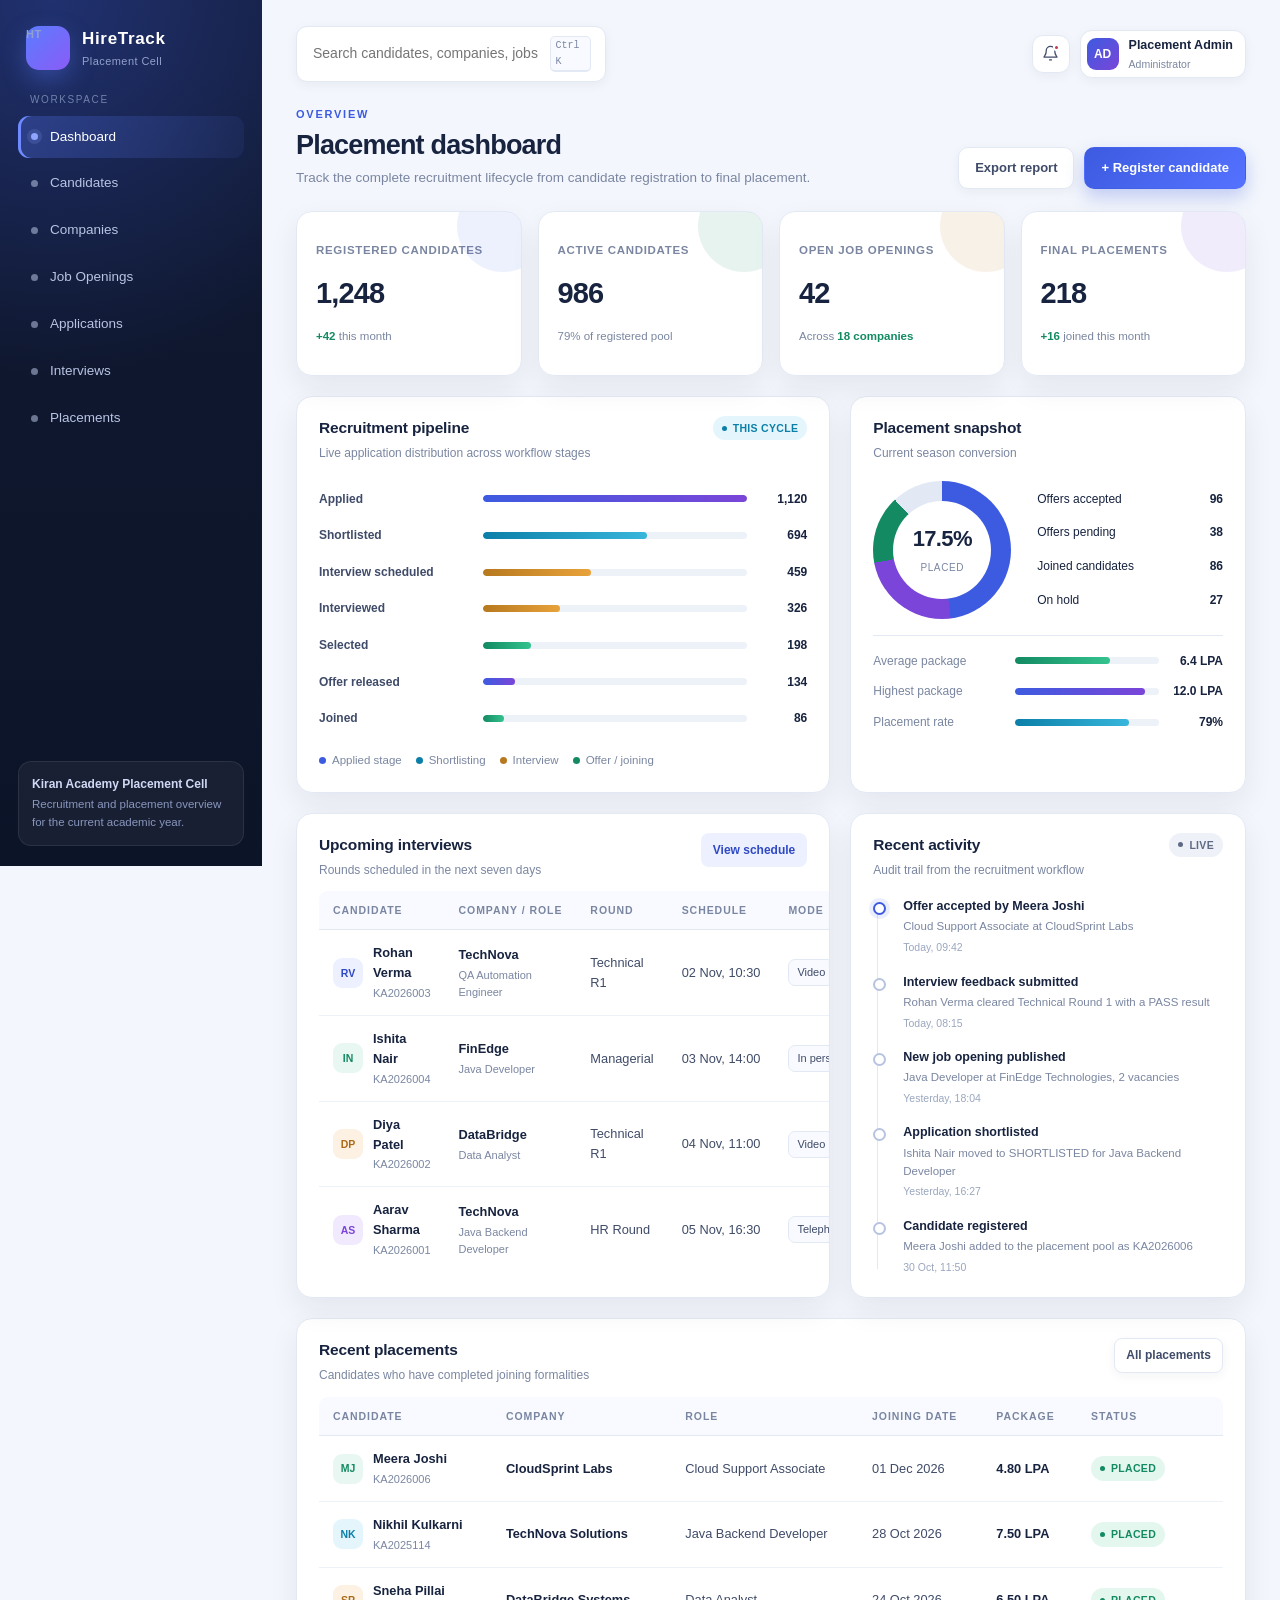
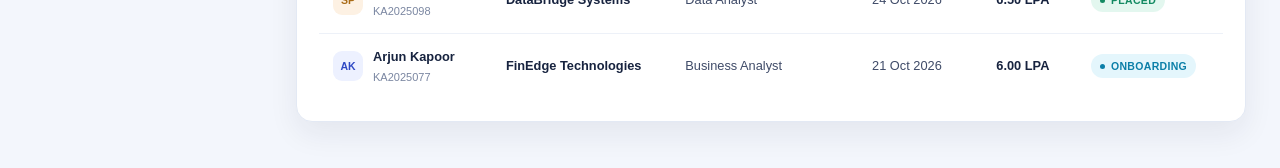
<file: Task-04-Recruitment-Placement-System/web/index.html>
<!DOCTYPE html>
<html lang="en">
<head>
    <meta charset="UTF-8">
    <meta name="viewport" content="width=device-width, initial-scale=1.0">
    <title>HireTrack | Placement Dashboard</title>
    <link rel="stylesheet" href="css/styles.css">
</head>
<body>
<div class="layout">
    <aside class="sidebar">
        <div class="brand">
            <span class="brand-mark">HT</span>
            <div>
                <strong>HireTrack</strong>
                <span>Placement Cell</span>
            </div>
        </div>
        <nav>
            <p class="nav-label">Workspace</p>
            <div class="nav">
                <a class="active" href="index.html"><span class="nav-dot"></span>Dashboard</a>
                <a href="candidates.html"><span class="nav-dot"></span>Candidates</a>
                <a href="companies.html"><span class="nav-dot"></span>Companies</a>
                <a href="jobs.html"><span class="nav-dot"></span>Job Openings</a>
                <a href="applications.html"><span class="nav-dot"></span>Applications</a>
                <a href="interviews.html"><span class="nav-dot"></span>Interviews</a>
                <a href="placements.html"><span class="nav-dot"></span>Placements</a>
            </div>
        </nav>
        <div class="sidebar-footer">
            <strong>Kiran Academy Placement Cell</strong>
            Recruitment and placement overview for the current academic year.
        </div>
    </aside>

    <main class="main">
        <header class="topbar">
            <div class="search">
                <input type="text" placeholder="Search candidates, companies, jobs..." aria-label="Search">
                <kbd>Ctrl K</kbd>
            </div>
            <div class="top-actions">
                <button class="icon-button" type="button" aria-label="Notifications">
                    <svg width="17" height="17" viewBox="0 0 24 24" fill="none" stroke="currentColor" stroke-width="1.8">
                        <path d="M18 8a6 6 0 1 0-12 0c0 7-3 7-3 9h18c0-2-3-2-3-9"></path>
                        <path d="M10 21h4"></path>
                    </svg>
                    <span class="notification-dot"></span>
                </button>
                <div class="user-chip">
                    <span class="avatar">AD</span>
                    <div>
                        <strong>Placement Admin</strong>
                        <small>Administrator</small>
                    </div>
                </div>
            </div>
        </header>

        <section class="page-head">
            <div>
                <p class="eyebrow">Overview</p>
                <h1>Placement dashboard</h1>
                <p class="subtitle">Track the complete recruitment lifecycle from candidate registration to final placement.</p>
            </div>
            <div class="actions">
                <button class="btn btn-ghost" type="button">Export report</button>
                <button class="btn btn-primary" type="button">+ Register candidate</button>
            </div>
        </section>

        <section class="stat-grid">
            <article class="stat-card" style="--glow: rgba(61, 91, 224, 0.09);">
                <p class="stat-label">Registered candidates</p>
                <p class="stat-value">1,248</p>
                <p class="stat-meta"><strong>+42</strong> this month</p>
            </article>
            <article class="stat-card" style="--glow: rgba(19, 138, 98, 0.1);">
                <p class="stat-label">Active candidates</p>
                <p class="stat-value">986</p>
                <p class="stat-meta">79% of registered pool</p>
            </article>
            <article class="stat-card" style="--glow: rgba(183, 121, 31, 0.1);">
                <p class="stat-label">Open job openings</p>
                <p class="stat-value">42</p>
                <p class="stat-meta">Across <strong>18 companies</strong></p>
            </article>
            <article class="stat-card" style="--glow: rgba(122, 69, 216, 0.1);">
                <p class="stat-label">Final placements</p>
                <p class="stat-value">218</p>
                <p class="stat-meta"><strong>+16</strong> joined this month</p>
            </article>
        </section>

        <section class="grid-2">
            <article class="card">
                <div class="card-head">
                    <div>
                        <h2>Recruitment pipeline</h2>
                        <p>Live application distribution across workflow stages</p>
                    </div>
                    <span class="badge badge-info">This cycle</span>
                </div>
                <div class="card-body">
                    <div class="pipeline-row">
                        <span>Applied</span>
                        <div class="progress"><span style="width: 100%"></span></div>
                        <span class="value">1,120</span>
                    </div>
                    <div class="pipeline-row">
                        <span>Shortlisted</span>
                        <div class="progress blue"><span style="width: 62%"></span></div>
                        <span class="value">694</span>
                    </div>
                    <div class="pipeline-row">
                        <span>Interview scheduled</span>
                        <div class="progress orange"><span style="width: 41%"></span></div>
                        <span class="value">459</span>
                    </div>
                    <div class="pipeline-row">
                        <span>Interviewed</span>
                        <div class="progress orange"><span style="width: 29%"></span></div>
                        <span class="value">326</span>
                    </div>
                    <div class="pipeline-row">
                        <span>Selected</span>
                        <div class="progress green"><span style="width: 18%"></span></div>
                        <span class="value">198</span>
                    </div>
                    <div class="pipeline-row">
                        <span>Offer released</span>
                        <div class="progress"><span style="width: 12%"></span></div>
                        <span class="value">134</span>
                    </div>
                    <div class="pipeline-row">
                        <span>Joined</span>
                        <div class="progress green"><span style="width: 8%"></span></div>
                        <span class="value">86</span>
                    </div>
                    <div class="legend">
                        <span><i class="dot"></i>Applied stage</span>
                        <span><i class="dot blue"></i>Shortlisting</span>
                        <span><i class="dot orange"></i>Interview</span>
                        <span><i class="dot green"></i>Offer / joining</span>
                    </div>
                </div>
            </article>

            <article class="card">
                <div class="card-head">
                    <div>
                        <h2>Placement snapshot</h2>
                        <p>Current season conversion</p>
                    </div>
                </div>
                <div class="card-body">
                    <div style="display:flex;align-items:center;gap:26px;">
                        <div style="width:138px;height:138px;border-radius:50%;background:conic-gradient(#3d5be0 0 48%, #7a45d8 48% 72%, #138a62 72% 88%, #e3e9f4 88% 100%);display:grid;place-items:center;flex:0 0 auto;">
                            <div style="width:98px;height:98px;border-radius:50%;background:#fff;display:grid;place-items:center;text-align:center;">
                                <div>
                                    <strong style="display:block;font-size:22px;letter-spacing:-0.03em;">17.5%</strong>
                                    <span style="font-size:10px;color:#7a86a1;text-transform:uppercase;letter-spacing:0.06em;">Placed</span>
                                </div>
                            </div>
                        </div>
                        <div class="metric-list" style="flex:1;">
                            <div class="metric-row" style="grid-template-columns: 1fr auto;">
                                <span><i class="dot"></i> Offers accepted</span>
                                <span>96</span>
                            </div>
                            <div class="metric-row" style="grid-template-columns: 1fr auto;">
                                <span><i class="dot violet"></i> Offers pending</span>
                                <span>38</span>
                            </div>
                            <div class="metric-row" style="grid-template-columns: 1fr auto;">
                                <span><i class="dot green"></i> Joined candidates</span>
                                <span>86</span>
                            </div>
                            <div class="metric-row" style="grid-template-columns: 1fr auto;">
                                <span><i class="dot orange"></i> On hold</span>
                                <span>27</span>
                            </div>
                        </div>
                    </div>
                    <div class="divider"></div>
                    <div class="metric-row" style="grid-template-columns: 130px 1fr 52px;">
                        <span class="muted">Average package</span>
                        <div class="progress green"><span style="width: 66%"></span></div>
                        <span>6.4 LPA</span>
                    </div>
                    <div class="metric-row" style="grid-template-columns: 130px 1fr 52px;margin-top:12px;">
                        <span class="muted">Highest package</span>
                        <div class="progress"><span style="width: 90%"></span></div>
                        <span>12.0 LPA</span>
                    </div>
                    <div class="metric-row" style="grid-template-columns: 130px 1fr 52px;margin-top:12px;">
                        <span class="muted">Placement rate</span>
                        <div class="progress blue"><span style="width: 79%"></span></div>
                        <span>79%</span>
                    </div>
                </div>
            </article>
        </section>

        <section class="grid-2">
            <article class="card">
                <div class="card-head">
                    <div>
                        <h2>Upcoming interviews</h2>
                        <p>Rounds scheduled in the next seven days</p>
                    </div>
                    <a class="btn btn-soft btn-sm" href="interviews.html">View schedule</a>
                </div>
                <div class="table-wrap" style="padding: 12px 22px 20px;">
                    <table>
                        <thead>
                        <tr>
                            <th>Candidate</th>
                            <th>Company / Role</th>
                            <th>Round</th>
                            <th>Schedule</th>
                            <th>Mode</th>
                            <th>Status</th>
                        </tr>
                        </thead>
                        <tbody>
                        <tr>
                            <td>
                                <div class="person">
                                    <span class="person-avatar">RV</span>
                                    <div><span class="cell-strong">Rohan Verma</span><span class="cell-sub">KA2026003</span></div>
                                </div>
                            </td>
                            <td><span class="cell-strong">TechNova</span><span class="cell-sub">QA Automation Engineer</span></td>
                            <td>Technical R1</td>
                            <td class="nowrap">02 Nov, 10:30</td>
                            <td><span class="chip">Video</span></td>
                            <td><span class="badge badge-info">Scheduled</span></td>
                        </tr>
                        <tr>
                            <td>
                                <div class="person">
                                    <span class="person-avatar alt-1">IN</span>
                                    <div><span class="cell-strong">Ishita Nair</span><span class="cell-sub">KA2026004</span></div>
                                </div>
                            </td>
                            <td><span class="cell-strong">FinEdge</span><span class="cell-sub">Java Developer</span></td>
                            <td>Managerial</td>
                            <td class="nowrap">03 Nov, 14:00</td>
                            <td><span class="chip">In person</span></td>
                            <td><span class="badge badge-warning">Awaiting</span></td>
                        </tr>
                        <tr>
                            <td>
                                <div class="person">
                                    <span class="person-avatar alt-2">DP</span>
                                    <div><span class="cell-strong">Diya Patel</span><span class="cell-sub">KA2026002</span></div>
                                </div>
                            </td>
                            <td><span class="cell-strong">DataBridge</span><span class="cell-sub">Data Analyst</span></td>
                            <td>Technical R1</td>
                            <td class="nowrap">04 Nov, 11:00</td>
                            <td><span class="chip">Video</span></td>
                            <td><span class="badge badge-info">Scheduled</span></td>
                        </tr>
                        <tr>
                            <td>
                                <div class="person">
                                    <span class="person-avatar alt-3">AS</span>
                                    <div><span class="cell-strong">Aarav Sharma</span><span class="cell-sub">KA2026001</span></div>
                                </div>
                            </td>
                            <td><span class="cell-strong">TechNova</span><span class="cell-sub">Java Backend Developer</span></td>
                            <td>HR Round</td>
                            <td class="nowrap">05 Nov, 16:30</td>
                            <td><span class="chip">Telephonic</span></td>
                            <td><span class="badge badge-violet">Confirmed</span></td>
                        </tr>
                        </tbody>
                    </table>
                </div>
            </article>

            <article class="card">
                <div class="card-head">
                    <div>
                        <h2>Recent activity</h2>
                        <p>Audit trail from the recruitment workflow</p>
                    </div>
                    <span class="badge badge-neutral">Live</span>
                </div>
                <div class="card-body">
                    <ul class="timeline">
                        <li class="highlight">
                            <strong>Offer accepted by Meera Joshi</strong>
                            <p>Cloud Support Associate at CloudSprint Labs</p>
                            <time>Today, 09:42</time>
                        </li>
                        <li>
                            <strong>Interview feedback submitted</strong>
                            <p>Rohan Verma cleared Technical Round 1 with a PASS result</p>
                            <time>Today, 08:15</time>
                        </li>
                        <li>
                            <strong>New job opening published</strong>
                            <p>Java Developer at FinEdge Technologies, 2 vacancies</p>
                            <time>Yesterday, 18:04</time>
                        </li>
                        <li>
                            <strong>Application shortlisted</strong>
                            <p>Ishita Nair moved to SHORTLISTED for Java Backend Developer</p>
                            <time>Yesterday, 16:27</time>
                        </li>
                        <li>
                            <strong>Candidate registered</strong>
                            <p>Meera Joshi added to the placement pool as KA2026006</p>
                            <time>30 Oct, 11:50</time>
                        </li>
                    </ul>
                </div>
            </article>
        </section>

        <section class="card" style="margin-top:20px;">
            <div class="card-head">
                <div>
                    <h2>Recent placements</h2>
                    <p>Candidates who have completed joining formalities</p>
                </div>
                <a class="btn btn-ghost btn-sm" href="placements.html">All placements</a>
            </div>
            <div class="table-wrap" style="padding: 12px 22px 22px;">
                <table>
                    <thead>
                    <tr>
                        <th>Candidate</th>
                        <th>Company</th>
                        <th>Role</th>
                        <th>Joining date</th>
                        <th>Package</th>
                        <th>Status</th>
                    </tr>
                    </thead>
                    <tbody>
                    <tr>
                        <td><div class="person"><span class="person-avatar alt-1">MJ</span><div><span class="cell-strong">Meera Joshi</span><span class="cell-sub">KA2026006</span></div></div></td>
                        <td class="cell-strong">CloudSprint Labs</td>
                        <td>Cloud Support Associate</td>
                        <td>01 Dec 2026</td>
                        <td class="cell-strong">4.80 LPA</td>
                        <td><span class="badge badge-success">Placed</span></td>
                    </tr>
                    <tr>
                        <td><div class="person"><span class="person-avatar alt-4">NK</span><div><span class="cell-strong">Nikhil Kulkarni</span><span class="cell-sub">KA2025114</span></div></div></td>
                        <td class="cell-strong">TechNova Solutions</td>
                        <td>Java Backend Developer</td>
                        <td>28 Oct 2026</td>
                        <td class="cell-strong">7.50 LPA</td>
                        <td><span class="badge badge-success">Placed</span></td>
                    </tr>
                    <tr>
                        <td><div class="person"><span class="person-avatar alt-2">SP</span><div><span class="cell-strong">Sneha Pillai</span><span class="cell-sub">KA2025098</span></div></div></td>
                        <td class="cell-strong">DataBridge Systems</td>
                        <td>Data Analyst</td>
                        <td>24 Oct 2026</td>
                        <td class="cell-strong">6.50 LPA</td>
                        <td><span class="badge badge-success">Placed</span></td>
                    </tr>
                    <tr>
                        <td><div class="person"><span class="person-avatar">AK</span><div><span class="cell-strong">Arjun Kapoor</span><span class="cell-sub">KA2025077</span></div></div></td>
                        <td class="cell-strong">FinEdge Technologies</td>
                        <td>Business Analyst</td>
                        <td>21 Oct 2026</td>
                        <td class="cell-strong">6.00 LPA</td>
                        <td><span class="badge badge-info">Onboarding</span></td>
                    </tr>
                    </tbody>
                </table>
            </div>
        </section>
    </main>
</div>
</body>
</html>
</file>
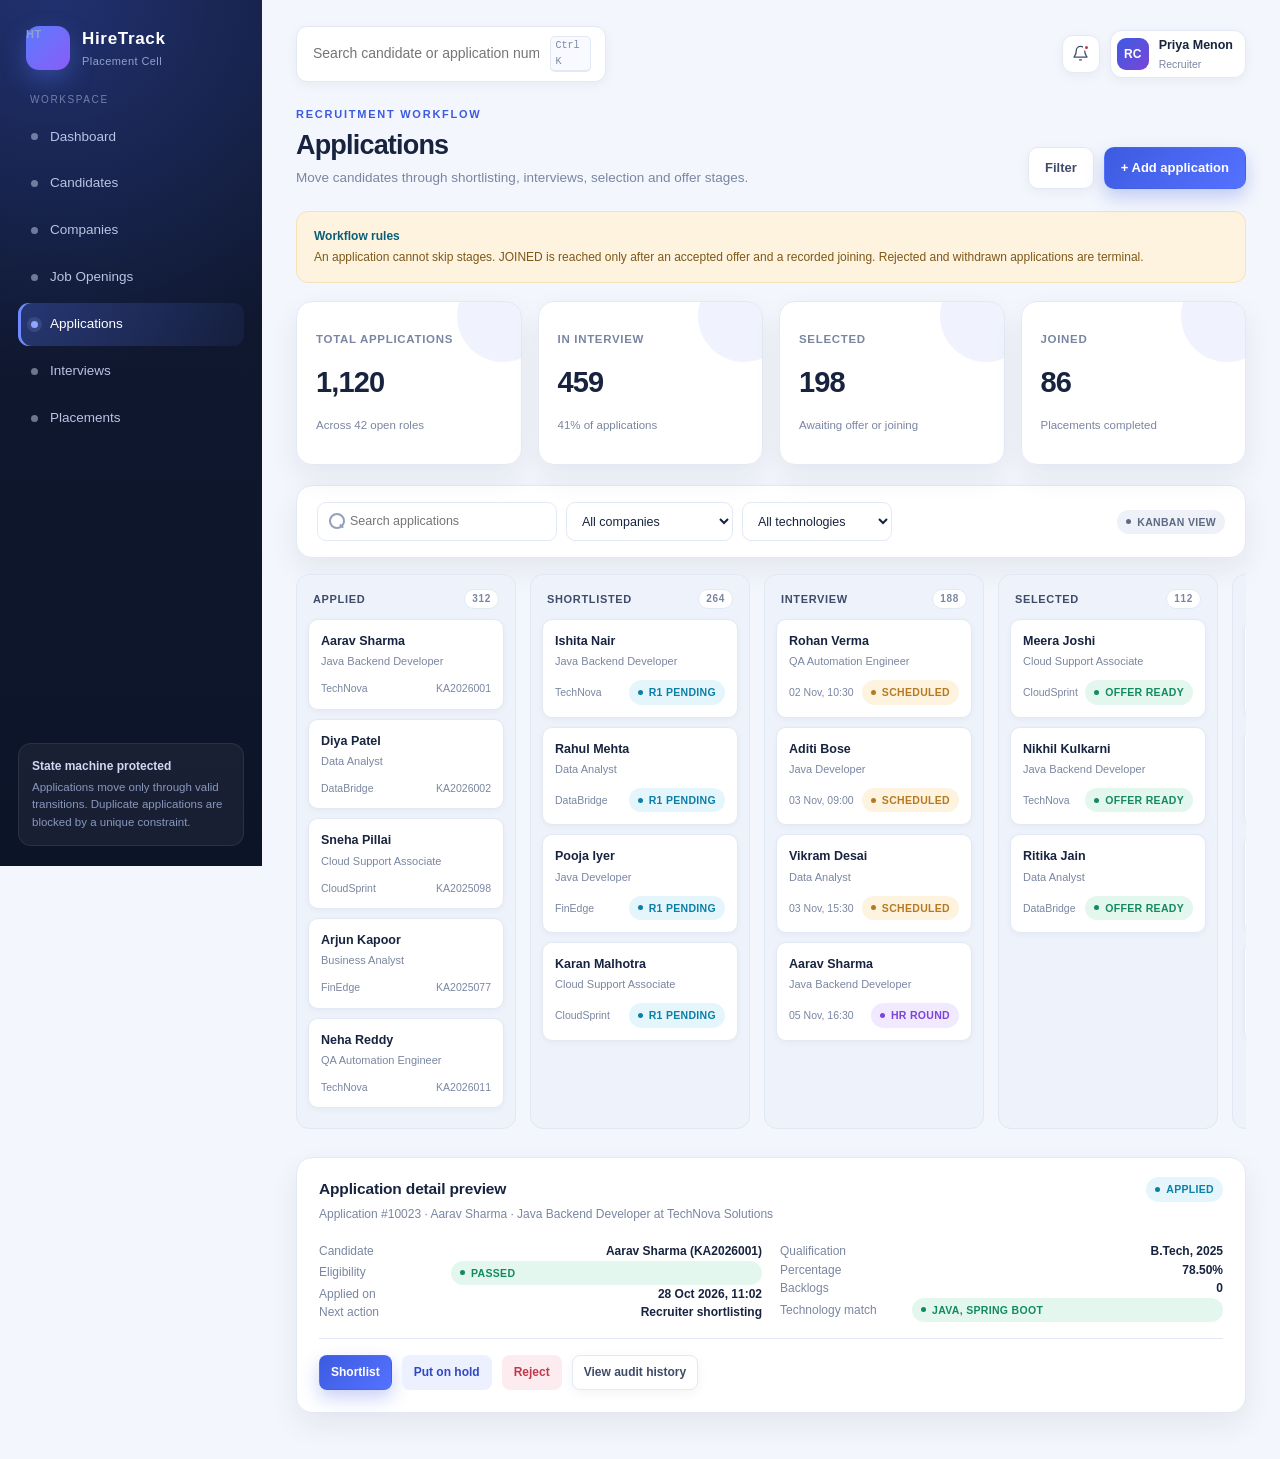
<file: Task-04-Recruitment-Placement-System/web/applications.html>
<!DOCTYPE html>
<html lang="en">
<head>
    <meta charset="UTF-8">
    <meta name="viewport" content="width=device-width, initial-scale=1.0">
    <title>HireTrack | Applications</title>
    <link rel="stylesheet" href="css/styles.css">
</head>
<body>
<div class="layout">
    <aside class="sidebar">
        <div class="brand">
            <span class="brand-mark">HT</span>
            <div><strong>HireTrack</strong><span>Placement Cell</span></div>
        </div>
        <nav>
            <p class="nav-label">Workspace</p>
            <div class="nav">
                <a href="index.html"><span class="nav-dot"></span>Dashboard</a>
                <a href="candidates.html"><span class="nav-dot"></span>Candidates</a>
                <a href="companies.html"><span class="nav-dot"></span>Companies</a>
                <a href="jobs.html"><span class="nav-dot"></span>Job Openings</a>
                <a class="active" href="applications.html"><span class="nav-dot"></span>Applications</a>
                <a href="interviews.html"><span class="nav-dot"></span>Interviews</a>
                <a href="placements.html"><span class="nav-dot"></span>Placements</a>
            </div>
        </nav>
        <div class="sidebar-footer">
            <strong>State machine protected</strong>
            Applications move only through valid transitions. Duplicate applications are blocked by a unique constraint.
        </div>
    </aside>

    <main class="main">
        <header class="topbar">
            <div class="search">
                <input type="text" placeholder="Search candidate or application number..." aria-label="Search">
                <kbd>Ctrl K</kbd>
            </div>
            <div class="top-actions">
                <button class="icon-button" type="button" aria-label="Notifications">
                    <svg width="17" height="17" viewBox="0 0 24 24" fill="none" stroke="currentColor" stroke-width="1.8">
                        <path d="M18 8a6 6 0 1 0-12 0c0 7-3 7-3 9h18c0-2-3-2-3-9"></path>
                        <path d="M10 21h4"></path>
                    </svg>
                    <span class="notification-dot"></span>
                </button>
                <div class="user-chip">
                    <span class="avatar">RC</span>
                    <div><strong>Priya Menon</strong><small>Recruiter</small></div>
                </div>
            </div>
        </header>

        <section class="page-head">
            <div>
                <p class="eyebrow">Recruitment workflow</p>
                <h1>Applications</h1>
                <p class="subtitle">Move candidates through shortlisting, interviews, selection and offer stages.</p>
            </div>
            <div class="actions">
                <button class="btn btn-ghost" type="button">Filter</button>
                <button class="btn btn-primary" type="button">+ Add application</button>
            </div>
        </section>

        <div class="note warning">
            <div>
                <strong>Workflow rules</strong>
                An application cannot skip stages. JOINED is reached only after an accepted offer and a recorded joining. Rejected and withdrawn applications are terminal.
            </div>
        </div>

        <section class="stat-grid" style="grid-template-columns: repeat(4, minmax(0, 1fr));">
            <article class="stat-card">
                <p class="stat-label">Total applications</p>
                <p class="stat-value">1,120</p>
                <p class="stat-meta">Across 42 open roles</p>
            </article>
            <article class="stat-card">
                <p class="stat-label">In interview</p>
                <p class="stat-value">459</p>
                <p class="stat-meta">41% of applications</p>
            </article>
            <article class="stat-card">
                <p class="stat-label">Selected</p>
                <p class="stat-value">198</p>
                <p class="stat-meta">Awaiting offer or joining</p>
            </article>
            <article class="stat-card">
                <p class="stat-label">Joined</p>
                <p class="stat-value">86</p>
                <p class="stat-meta">Placements completed</p>
            </article>
        </section>

        <section class="card toolbar">
            <div class="filters">
                <div class="search-inline">
                    <input class="input" type="text" placeholder="Search applications" aria-label="Search applications">
                </div>
                <select class="select" aria-label="Company">
                    <option>All companies</option>
                    <option>TechNova Solutions</option>
                    <option>DataBridge Systems</option>
                    <option>CloudSprint Labs</option>
                    <option>FinEdge Technologies</option>
                </select>
                <select class="select" aria-label="Technology">
                    <option>All technologies</option>
                    <option>Java</option>
                    <option>Python</option>
                    <option>Testing</option>
                    <option>AWS</option>
                </select>
            </div>
            <span class="badge badge-neutral">Kanban view</span>
        </section>

        <section class="kanban">
            <div class="kanban-col">
                <div class="kanban-head"><span>Applied</span><span class="count">312</span></div>
                <article class="kanban-card">
                    <h4>Aarav Sharma</h4>
                    <p>Java Backend Developer</p>
                    <div class="meta"><span>TechNova</span><span>KA2026001</span></div>
                </article>
                <article class="kanban-card">
                    <h4>Diya Patel</h4>
                    <p>Data Analyst</p>
                    <div class="meta"><span>DataBridge</span><span>KA2026002</span></div>
                </article>
                <article class="kanban-card">
                    <h4>Sneha Pillai</h4>
                    <p>Cloud Support Associate</p>
                    <div class="meta"><span>CloudSprint</span><span>KA2025098</span></div>
                </article>
                <article class="kanban-card">
                    <h4>Arjun Kapoor</h4>
                    <p>Business Analyst</p>
                    <div class="meta"><span>FinEdge</span><span>KA2025077</span></div>
                </article>
                <article class="kanban-card">
                    <h4>Neha Reddy</h4>
                    <p>QA Automation Engineer</p>
                    <div class="meta"><span>TechNova</span><span>KA2026011</span></div>
                </article>
            </div>

            <div class="kanban-col">
                <div class="kanban-head"><span>Shortlisted</span><span class="count">264</span></div>
                <article class="kanban-card">
                    <h4>Ishita Nair</h4>
                    <p>Java Backend Developer</p>
                    <div class="meta"><span>TechNova</span><span class="badge badge-info">R1 pending</span></div>
                </article>
                <article class="kanban-card">
                    <h4>Rahul Mehta</h4>
                    <p>Data Analyst</p>
                    <div class="meta"><span>DataBridge</span><span class="badge badge-info">R1 pending</span></div>
                </article>
                <article class="kanban-card">
                    <h4>Pooja Iyer</h4>
                    <p>Java Developer</p>
                    <div class="meta"><span>FinEdge</span><span class="badge badge-info">R1 pending</span></div>
                </article>
                <article class="kanban-card">
                    <h4>Karan Malhotra</h4>
                    <p>Cloud Support Associate</p>
                    <div class="meta"><span>CloudSprint</span><span class="badge badge-info">R1 pending</span></div>
                </article>
            </div>

            <div class="kanban-col">
                <div class="kanban-head"><span>Interview</span><span class="count">188</span></div>
                <article class="kanban-card">
                    <h4>Rohan Verma</h4>
                    <p>QA Automation Engineer</p>
                    <div class="meta"><span>02 Nov, 10:30</span><span class="badge badge-warning">Scheduled</span></div>
                </article>
                <article class="kanban-card">
                    <h4>Aditi Bose</h4>
                    <p>Java Developer</p>
                    <div class="meta"><span>03 Nov, 09:00</span><span class="badge badge-warning">Scheduled</span></div>
                </article>
                <article class="kanban-card">
                    <h4>Vikram Desai</h4>
                    <p>Data Analyst</p>
                    <div class="meta"><span>03 Nov, 15:30</span><span class="badge badge-warning">Scheduled</span></div>
                </article>
                <article class="kanban-card">
                    <h4>Aarav Sharma</h4>
                    <p>Java Backend Developer</p>
                    <div class="meta"><span>05 Nov, 16:30</span><span class="badge badge-violet">HR round</span></div>
                </article>
            </div>

            <div class="kanban-col">
                <div class="kanban-head"><span>Selected</span><span class="count">112</span></div>
                <article class="kanban-card">
                    <h4>Meera Joshi</h4>
                    <p>Cloud Support Associate</p>
                    <div class="meta"><span>CloudSprint</span><span class="badge badge-success">Offer ready</span></div>
                </article>
                <article class="kanban-card">
                    <h4>Nikhil Kulkarni</h4>
                    <p>Java Backend Developer</p>
                    <div class="meta"><span>TechNova</span><span class="badge badge-success">Offer ready</span></div>
                </article>
                <article class="kanban-card">
                    <h4>Ritika Jain</h4>
                    <p>Data Analyst</p>
                    <div class="meta"><span>DataBridge</span><span class="badge badge-success">Offer ready</span></div>
                </article>
            </div>

            <div class="kanban-col">
                <div class="kanban-head"><span>Offer / Joined</span><span class="count">86</span></div>
                <article class="kanban-card">
                    <h4>Meera Joshi</h4>
                    <p>Cloud Support Associate</p>
                    <div class="meta"><span>4.80 LPA</span><span class="badge badge-violet">Accepted</span></div>
                </article>
                <article class="kanban-card">
                    <h4>Nikhil Kulkarni</h4>
                    <p>Java Backend Developer</p>
                    <div class="meta"><span>7.50 LPA</span><span class="badge badge-success">Joined</span></div>
                </article>
                <article class="kanban-card">
                    <h4>Sneha Pillai</h4>
                    <p>Data Analyst</p>
                    <div class="meta"><span>6.50 LPA</span><span class="badge badge-success">Joined</span></div>
                </article>
                <article class="kanban-card">
                    <h4>Arjun Kapoor</h4>
                    <p>Business Analyst</p>
                    <div class="meta"><span>6.00 LPA</span><span class="badge badge-info">Onboarding</span></div>
                </article>
            </div>
        </section>

        <section class="card" style="margin-top:20px;">
            <div class="card-head">
                <div>
                    <h2>Application detail preview</h2>
                    <p>Application #10023 &middot; Aarav Sharma &middot; Java Backend Developer at TechNova Solutions</p>
                </div>
                <span class="badge badge-info">APPLIED</span>
            </div>
            <div class="card-body">
                <div class="two-col">
                    <div>
                        <div class="metric-row" style="grid-template-columns: 120px 1fr;">
                            <span class="muted">Candidate</span><span class="cell-strong">Aarav Sharma (KA2026001)</span>
                        </div>
                        <div class="metric-row" style="grid-template-columns: 120px 1fr;">
                            <span class="muted">Eligibility</span><span class="badge badge-success">Passed</span>
                        </div>
                        <div class="metric-row" style="grid-template-columns: 120px 1fr;">
                            <span class="muted">Applied on</span><span>28 Oct 2026, 11:02</span>
                        </div>
                        <div class="metric-row" style="grid-template-columns: 120px 1fr;">
                            <span class="muted">Next action</span><span>Recruiter shortlisting</span>
                        </div>
                    </div>
                    <div>
                        <div class="metric-row" style="grid-template-columns: 120px 1fr;">
                            <span class="muted">Qualification</span><span>B.Tech, 2025</span>
                        </div>
                        <div class="metric-row" style="grid-template-columns: 120px 1fr;">
                            <span class="muted">Percentage</span><span>78.50%</span>
                        </div>
                        <div class="metric-row" style="grid-template-columns: 120px 1fr;">
                            <span class="muted">Backlogs</span><span>0</span>
                        </div>
                        <div class="metric-row" style="grid-template-columns: 120px 1fr;">
                            <span class="muted">Technology match</span><span class="badge badge-success">Java, Spring Boot</span>
                        </div>
                    </div>
                </div>
                <div class="divider"></div>
                <div class="actions">
                    <button class="btn btn-primary btn-sm" type="button">Shortlist</button>
                    <button class="btn btn-soft btn-sm" type="button">Put on hold</button>
                    <button class="btn btn-danger btn-sm" type="button">Reject</button>
                    <button class="btn btn-ghost btn-sm" type="button">View audit history</button>
                </div>
            </div>
        </section>
    </main>
</div>
</body>
</html>
</file>
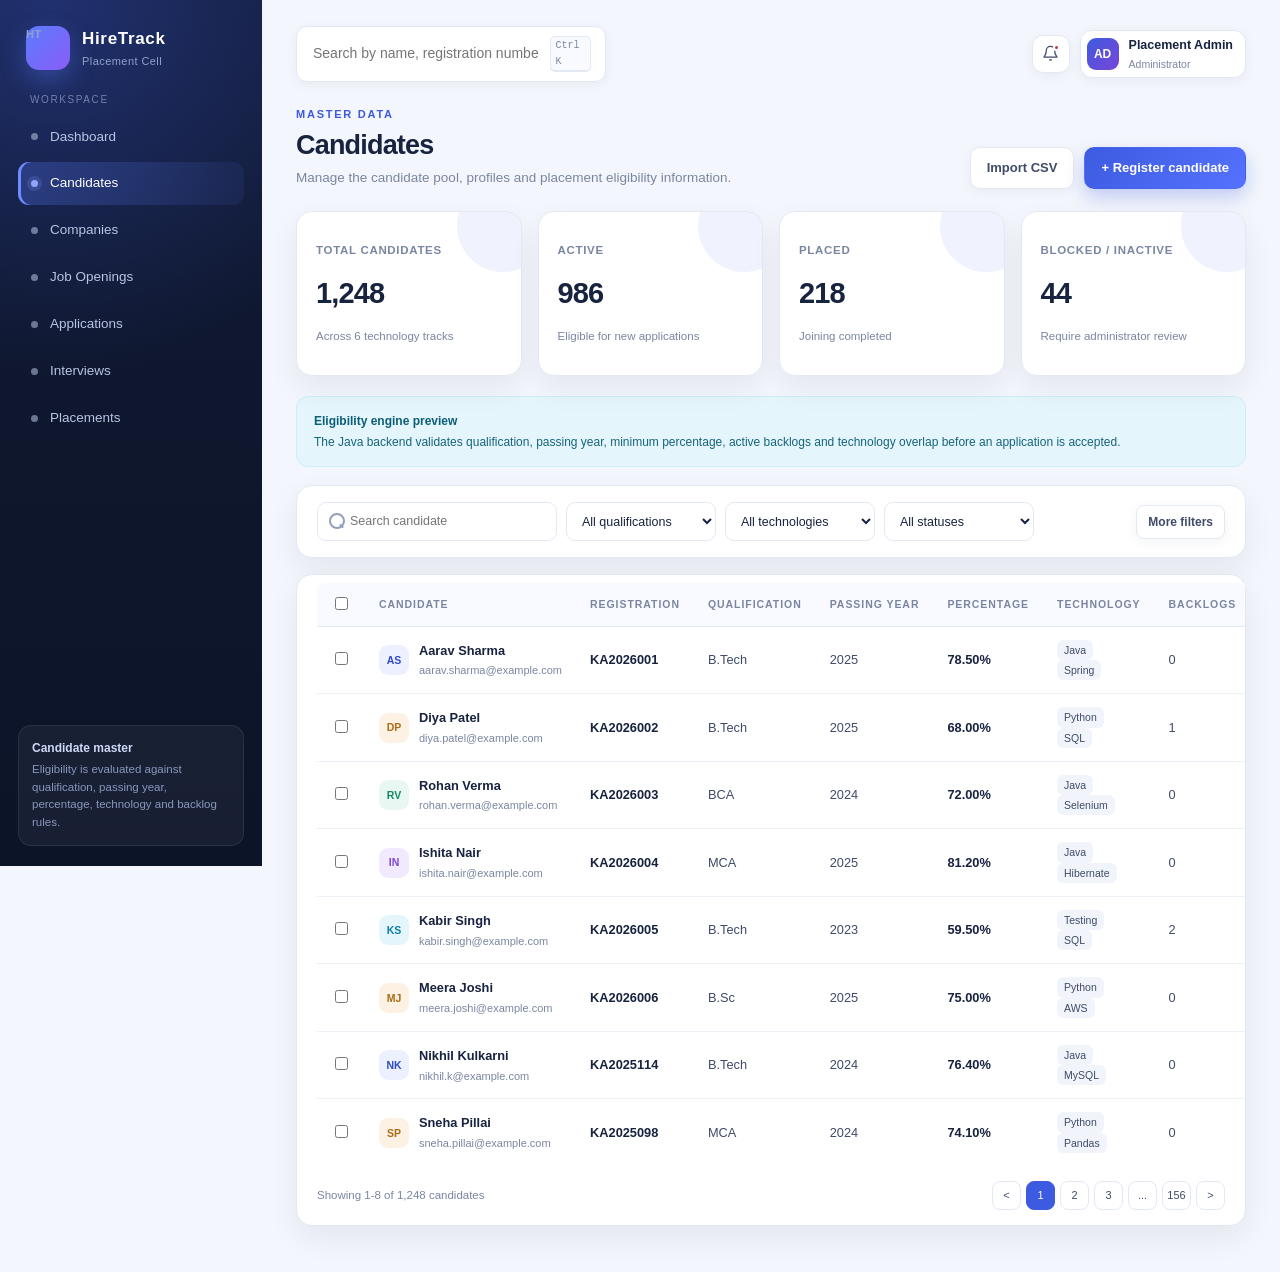
<file: Task-04-Recruitment-Placement-System/web/candidates.html>
<!DOCTYPE html>
<html lang="en">
<head>
    <meta charset="UTF-8">
    <meta name="viewport" content="width=device-width, initial-scale=1.0">
    <title>HireTrack | Candidates</title>
    <link rel="stylesheet" href="css/styles.css">
</head>
<body>
<div class="layout">
    <aside class="sidebar">
        <div class="brand">
            <span class="brand-mark">HT</span>
            <div><strong>HireTrack</strong><span>Placement Cell</span></div>
        </div>
        <nav>
            <p class="nav-label">Workspace</p>
            <div class="nav">
                <a href="index.html"><span class="nav-dot"></span>Dashboard</a>
                <a class="active" href="candidates.html"><span class="nav-dot"></span>Candidates</a>
                <a href="companies.html"><span class="nav-dot"></span>Companies</a>
                <a href="jobs.html"><span class="nav-dot"></span>Job Openings</a>
                <a href="applications.html"><span class="nav-dot"></span>Applications</a>
                <a href="interviews.html"><span class="nav-dot"></span>Interviews</a>
                <a href="placements.html"><span class="nav-dot"></span>Placements</a>
            </div>
        </nav>
        <div class="sidebar-footer">
            <strong>Candidate master</strong>
            Eligibility is evaluated against qualification, passing year, percentage, technology and backlog rules.
        </div>
    </aside>

    <main class="main">
        <header class="topbar">
            <div class="search">
                <input type="text" placeholder="Search by name, registration number, email..." aria-label="Search">
                <kbd>Ctrl K</kbd>
            </div>
            <div class="top-actions">
                <button class="icon-button" type="button" aria-label="Notifications">
                    <svg width="17" height="17" viewBox="0 0 24 24" fill="none" stroke="currentColor" stroke-width="1.8">
                        <path d="M18 8a6 6 0 1 0-12 0c0 7-3 7-3 9h18c0-2-3-2-3-9"></path>
                        <path d="M10 21h4"></path>
                    </svg>
                    <span class="notification-dot"></span>
                </button>
                <div class="user-chip">
                    <span class="avatar">AD</span>
                    <div><strong>Placement Admin</strong><small>Administrator</small></div>
                </div>
            </div>
        </header>

        <section class="page-head">
            <div>
                <p class="eyebrow">Master data</p>
                <h1>Candidates</h1>
                <p class="subtitle">Manage the candidate pool, profiles and placement eligibility information.</p>
            </div>
            <div class="actions">
                <button class="btn btn-ghost" type="button">Import CSV</button>
                <button class="btn btn-primary" type="button">+ Register candidate</button>
            </div>
        </section>

        <section class="stat-grid" style="grid-template-columns: repeat(4, minmax(0, 1fr));">
            <article class="stat-card">
                <p class="stat-label">Total candidates</p>
                <p class="stat-value">1,248</p>
                <p class="stat-meta">Across 6 technology tracks</p>
            </article>
            <article class="stat-card">
                <p class="stat-label">Active</p>
                <p class="stat-value">986</p>
                <p class="stat-meta">Eligible for new applications</p>
            </article>
            <article class="stat-card">
                <p class="stat-label">Placed</p>
                <p class="stat-value">218</p>
                <p class="stat-meta">Joining completed</p>
            </article>
            <article class="stat-card">
                <p class="stat-label">Blocked / inactive</p>
                <p class="stat-value">44</p>
                <p class="stat-meta">Require administrator review</p>
            </article>
        </section>

        <div class="note">
            <div>
                <strong>Eligibility engine preview</strong>
                The Java backend validates qualification, passing year, minimum percentage, active backlogs and technology overlap before an application is accepted.
            </div>
        </div>

        <section class="card toolbar">
            <div class="filters">
                <div class="search-inline">
                    <input class="input" type="text" placeholder="Search candidate" aria-label="Search candidate">
                </div>
                <select class="select" aria-label="Qualification">
                    <option>All qualifications</option>
                    <option>B.Tech</option>
                    <option>BCA</option>
                    <option>MCA</option>
                    <option>B.Sc</option>
                </select>
                <select class="select" aria-label="Technology">
                    <option>All technologies</option>
                    <option>Java</option>
                    <option>Python</option>
                    <option>Testing</option>
                    <option>Cloud</option>
                </select>
                <select class="select" aria-label="Status">
                    <option>All statuses</option>
                    <option>Active</option>
                    <option>Placed</option>
                    <option>Blocked</option>
                </select>
            </div>
            <button class="btn btn-ghost btn-sm" type="button">More filters</button>
        </section>

        <section class="card">
            <div class="table-wrap" style="padding: 8px 20px 0;">
                <table>
                    <thead>
                    <tr>
                        <th style="width:30px;"><input type="checkbox" aria-label="Select all"></th>
                        <th>Candidate</th>
                        <th>Registration</th>
                        <th>Qualification</th>
                        <th>Passing year</th>
                        <th>Percentage</th>
                        <th>Technology</th>
                        <th>Backlogs</th>
                        <th>Applications</th>
                        <th>Status</th>
                        <th></th>
                    </tr>
                    </thead>
                    <tbody>
                    <tr>
                        <td><input type="checkbox" aria-label="Select Aarav Sharma"></td>
                        <td><div class="person"><span class="person-avatar">AS</span><div><span class="cell-strong">Aarav Sharma</span><span class="cell-sub">aarav.sharma@example.com</span></div></div></td>
                        <td class="cell-strong">KA2026001</td>
                        <td>B.Tech</td>
                        <td>2025</td>
                        <td class="cell-strong">78.50%</td>
                        <td><span class="tag">Java</span><span class="tag">Spring</span></td>
                        <td>0</td>
                        <td>3</td>
                        <td><span class="badge badge-success">Active</span></td>
                        <td class="right"><button class="btn btn-ghost btn-sm" type="button">View</button></td>
                    </tr>
                    <tr>
                        <td><input type="checkbox" aria-label="Select Diya Patel"></td>
                        <td><div class="person"><span class="person-avatar alt-2">DP</span><div><span class="cell-strong">Diya Patel</span><span class="cell-sub">diya.patel@example.com</span></div></div></td>
                        <td class="cell-strong">KA2026002</td>
                        <td>B.Tech</td>
                        <td>2025</td>
                        <td class="cell-strong">68.00%</td>
                        <td><span class="tag">Python</span><span class="tag">SQL</span></td>
                        <td>1</td>
                        <td>2</td>
                        <td><span class="badge badge-success">Active</span></td>
                        <td class="right"><button class="btn btn-ghost btn-sm" type="button">View</button></td>
                    </tr>
                    <tr>
                        <td><input type="checkbox" aria-label="Select Rohan Verma"></td>
                        <td><div class="person"><span class="person-avatar alt-1">RV</span><div><span class="cell-strong">Rohan Verma</span><span class="cell-sub">rohan.verma@example.com</span></div></div></td>
                        <td class="cell-strong">KA2026003</td>
                        <td>BCA</td>
                        <td>2024</td>
                        <td class="cell-strong">72.00%</td>
                        <td><span class="tag">Java</span><span class="tag">Selenium</span></td>
                        <td>0</td>
                        <td>4</td>
                        <td><span class="badge badge-success">Active</span></td>
                        <td class="right"><button class="btn btn-ghost btn-sm" type="button">View</button></td>
                    </tr>
                    <tr>
                        <td><input type="checkbox" aria-label="Select Ishita Nair"></td>
                        <td><div class="person"><span class="person-avatar alt-3">IN</span><div><span class="cell-strong">Ishita Nair</span><span class="cell-sub">ishita.nair@example.com</span></div></div></td>
                        <td class="cell-strong">KA2026004</td>
                        <td>MCA</td>
                        <td>2025</td>
                        <td class="cell-strong">81.20%</td>
                        <td><span class="tag">Java</span><span class="tag">Hibernate</span></td>
                        <td>0</td>
                        <td>5</td>
                        <td><span class="badge badge-success">Active</span></td>
                        <td class="right"><button class="btn btn-ghost btn-sm" type="button">View</button></td>
                    </tr>
                    <tr>
                        <td><input type="checkbox" aria-label="Select Kabir Singh"></td>
                        <td><div class="person"><span class="person-avatar alt-4">KS</span><div><span class="cell-strong">Kabir Singh</span><span class="cell-sub">kabir.singh@example.com</span></div></div></td>
                        <td class="cell-strong">KA2026005</td>
                        <td>B.Tech</td>
                        <td>2023</td>
                        <td class="cell-strong">59.50%</td>
                        <td><span class="tag">Testing</span><span class="tag">SQL</span></td>
                        <td>2</td>
                        <td>1</td>
                        <td><span class="badge badge-warning">Blocked</span></td>
                        <td class="right"><button class="btn btn-ghost btn-sm" type="button">View</button></td>
                    </tr>
                    <tr>
                        <td><input type="checkbox" aria-label="Select Meera Joshi"></td>
                        <td><div class="person"><span class="person-avatar alt-2">MJ</span><div><span class="cell-strong">Meera Joshi</span><span class="cell-sub">meera.joshi@example.com</span></div></div></td>
                        <td class="cell-strong">KA2026006</td>
                        <td>B.Sc</td>
                        <td>2025</td>
                        <td class="cell-strong">75.00%</td>
                        <td><span class="tag">Python</span><span class="tag">AWS</span></td>
                        <td>0</td>
                        <td>2</td>
                        <td><span class="badge badge-violet">Placed</span></td>
                        <td class="right"><button class="btn btn-ghost btn-sm" type="button">View</button></td>
                    </tr>
                    <tr>
                        <td><input type="checkbox" aria-label="Select Nikhil Kulkarni"></td>
                        <td><div class="person"><span class="person-avatar">NK</span><div><span class="cell-strong">Nikhil Kulkarni</span><span class="cell-sub">nikhil.k@example.com</span></div></div></td>
                        <td class="cell-strong">KA2025114</td>
                        <td>B.Tech</td>
                        <td>2024</td>
                        <td class="cell-strong">76.40%</td>
                        <td><span class="tag">Java</span><span class="tag">MySQL</span></td>
                        <td>0</td>
                        <td>6</td>
                        <td><span class="badge badge-violet">Placed</span></td>
                        <td class="right"><button class="btn btn-ghost btn-sm" type="button">View</button></td>
                    </tr>
                    <tr>
                        <td><input type="checkbox" aria-label="Select Sneha Pillai"></td>
                        <td><div class="person"><span class="person-avatar alt-2">SP</span><div><span class="cell-strong">Sneha Pillai</span><span class="cell-sub">sneha.pillai@example.com</span></div></div></td>
                        <td class="cell-strong">KA2025098</td>
                        <td>MCA</td>
                        <td>2024</td>
                        <td class="cell-strong">74.10%</td>
                        <td><span class="tag">Python</span><span class="tag">Pandas</span></td>
                        <td>0</td>
                        <td>4</td>
                        <td><span class="badge badge-violet">Placed</span></td>
                        <td class="right"><button class="btn btn-ghost btn-sm" type="button">View</button></td>
                    </tr>
                    </tbody>
                </table>
            </div>
            <div class="pagination">
                <span>Showing 1-8 of 1,248 candidates</span>
                <div class="pages">
                    <a href="#" aria-label="Previous page">&lt;</a>
                    <a class="active" href="#">1</a>
                    <a href="#">2</a>
                    <a href="#">3</a>
                    <a href="#">...</a>
                    <a href="#">156</a>
                    <a href="#" aria-label="Next page">&gt;</a>
                </div>
            </div>
        </section>
    </main>
</div>
</body>
</html>
</file>
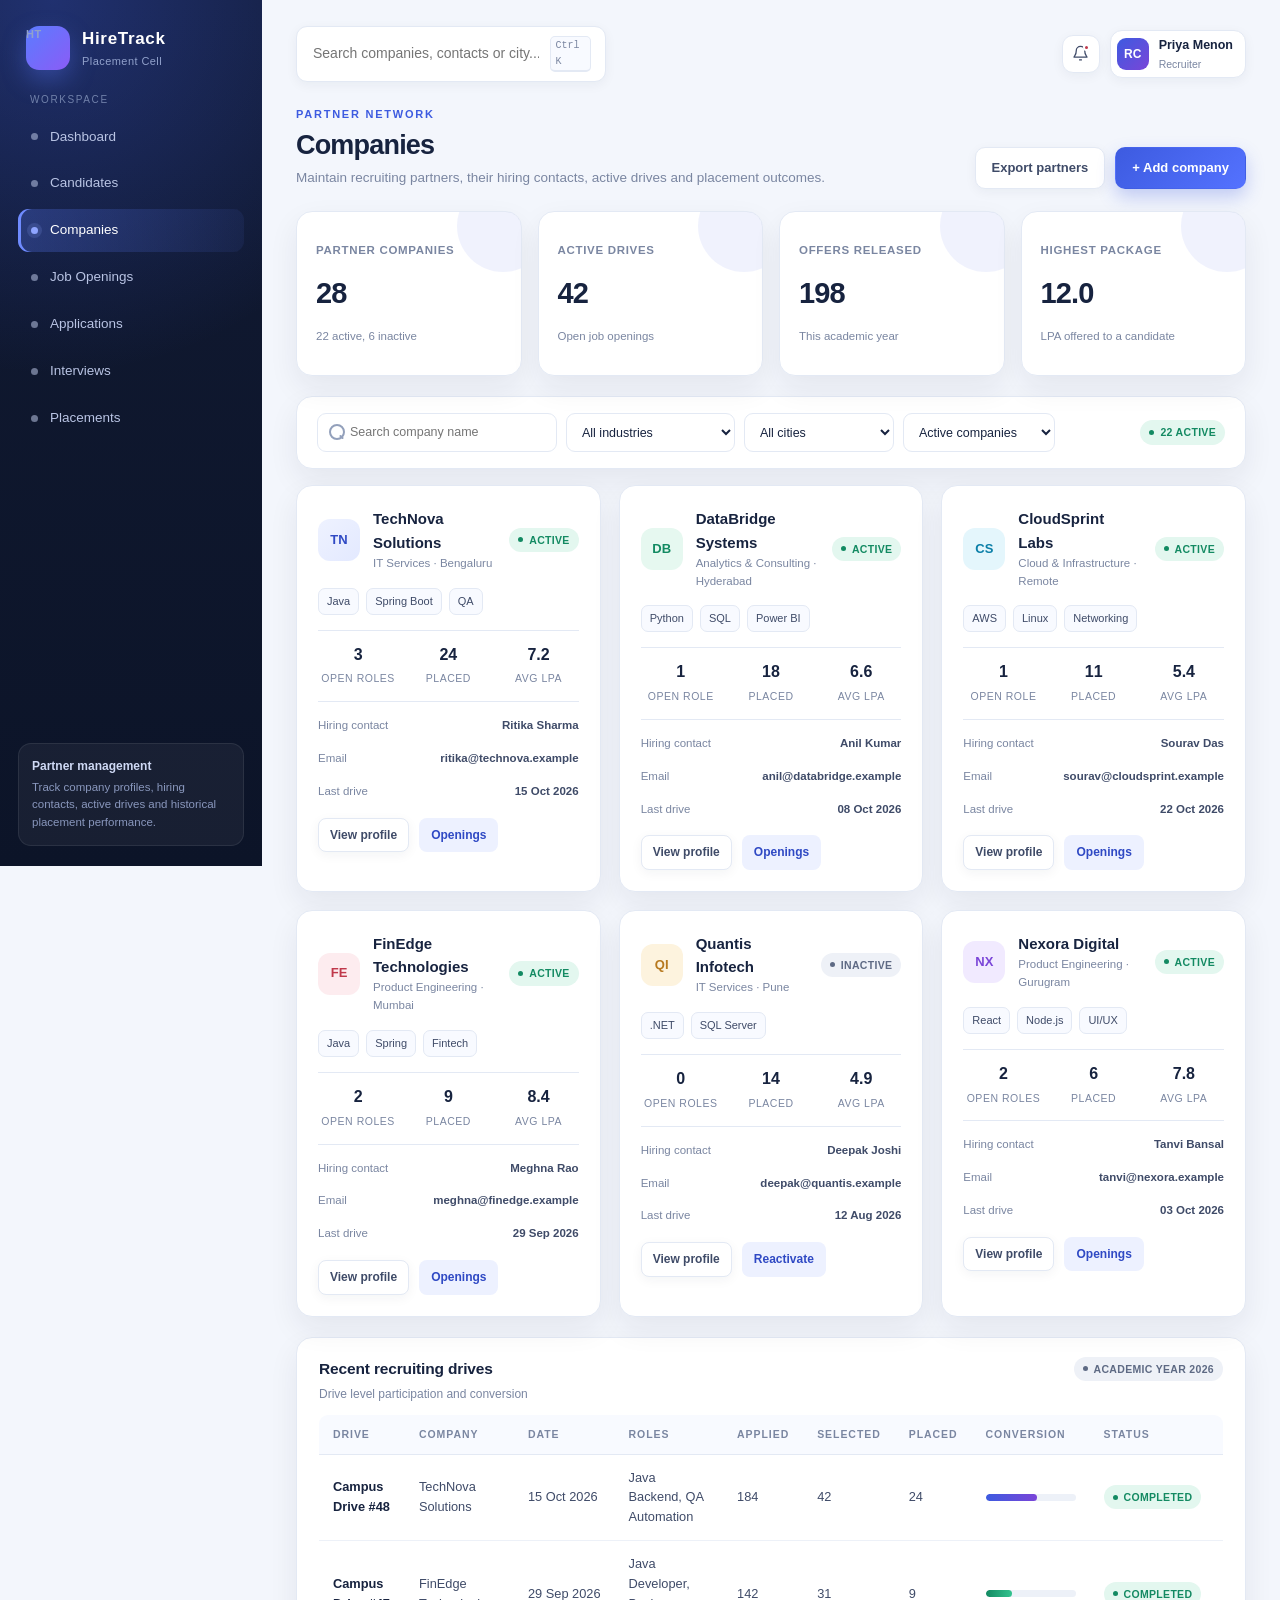
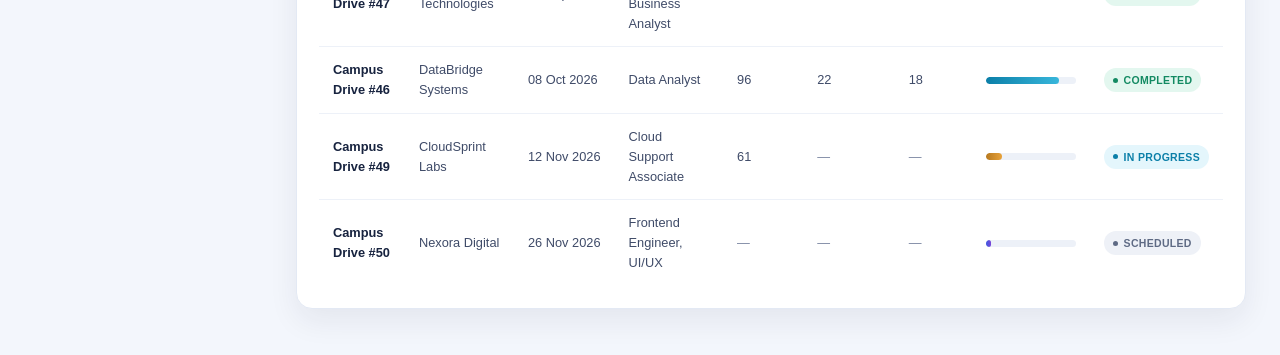
<file: Task-04-Recruitment-Placement-System/web/companies.html>
<!DOCTYPE html>
<html lang="en">
<head>
    <meta charset="UTF-8">
    <meta name="viewport" content="width=device-width, initial-scale=1.0">
    <title>HireTrack | Companies</title>
    <link rel="stylesheet" href="css/styles.css">
</head>
<body>
<div class="layout">
    <aside class="sidebar">
        <div class="brand">
            <span class="brand-mark">HT</span>
            <div><strong>HireTrack</strong><span>Placement Cell</span></div>
        </div>
        <nav>
            <p class="nav-label">Workspace</p>
            <div class="nav">
                <a href="index.html"><span class="nav-dot"></span>Dashboard</a>
                <a href="candidates.html"><span class="nav-dot"></span>Candidates</a>
                <a class="active" href="companies.html"><span class="nav-dot"></span>Companies</a>
                <a href="jobs.html"><span class="nav-dot"></span>Job Openings</a>
                <a href="applications.html"><span class="nav-dot"></span>Applications</a>
                <a href="interviews.html"><span class="nav-dot"></span>Interviews</a>
                <a href="placements.html"><span class="nav-dot"></span>Placements</a>
            </div>
        </nav>
        <div class="sidebar-footer">
            <strong>Partner management</strong>
            Track company profiles, hiring contacts, active drives and historical placement performance.
        </div>
    </aside>

    <main class="main">
        <header class="topbar">
            <div class="search">
                <input type="text" placeholder="Search companies, contacts or city..." aria-label="Search">
                <kbd>Ctrl K</kbd>
            </div>
            <div class="top-actions">
                <button class="icon-button" type="button" aria-label="Notifications">
                    <svg width="17" height="17" viewBox="0 0 24 24" fill="none" stroke="currentColor" stroke-width="1.8">
                        <path d="M18 8a6 6 0 1 0-12 0c0 7-3 7-3 9h18c0-2-3-2-3-9"></path>
                        <path d="M10 21h4"></path>
                    </svg>
                    <span class="notification-dot"></span>
                </button>
                <div class="user-chip">
                    <span class="avatar">RC</span>
                    <div><strong>Priya Menon</strong><small>Recruiter</small></div>
                </div>
            </div>
        </header>

        <section class="page-head">
            <div>
                <p class="eyebrow">Partner network</p>
                <h1>Companies</h1>
                <p class="subtitle">Maintain recruiting partners, their hiring contacts, active drives and placement outcomes.</p>
            </div>
            <div class="actions">
                <button class="btn btn-ghost" type="button">Export partners</button>
                <button class="btn btn-primary" type="button">+ Add company</button>
            </div>
        </section>

        <section class="stat-grid" style="grid-template-columns: repeat(4, minmax(0, 1fr));">
            <article class="stat-card">
                <p class="stat-label">Partner companies</p>
                <p class="stat-value">28</p>
                <p class="stat-meta">22 active, 6 inactive</p>
            </article>
            <article class="stat-card">
                <p class="stat-label">Active drives</p>
                <p class="stat-value">42</p>
                <p class="stat-meta">Open job openings</p>
            </article>
            <article class="stat-card">
                <p class="stat-label">Offers released</p>
                <p class="stat-value">198</p>
                <p class="stat-meta">This academic year</p>
            </article>
            <article class="stat-card">
                <p class="stat-label">Highest package</p>
                <p class="stat-value">12.0</p>
                <p class="stat-meta">LPA offered to a candidate</p>
            </article>
        </section>

        <section class="card toolbar">
            <div class="filters">
                <div class="search-inline">
                    <input class="input" type="text" placeholder="Search company name" aria-label="Search company name">
                </div>
                <select class="select" aria-label="Industry">
                    <option>All industries</option>
                    <option>IT Services</option>
                    <option>Product Engineering</option>
                    <option>Analytics &amp; Consulting</option>
                    <option>Cloud &amp; Infrastructure</option>
                </select>
                <select class="select" aria-label="City">
                    <option>All cities</option>
                    <option>Bengaluru</option>
                    <option>Pune</option>
                    <option>Hyderabad</option>
                    <option>Mumbai</option>
                    <option>Gurugram</option>
                </select>
                <select class="select" aria-label="Status">
                    <option>Active companies</option>
                    <option>Inactive companies</option>
                    <option>All statuses</option>
                </select>
            </div>
            <span class="badge badge-success">22 active</span>
        </section>

        <section class="company-grid">
            <article class="card company-card">
                <div class="company-head">
                    <span class="logo">TN</span>
                    <div>
                        <h3>TechNova Solutions</h3>
                        <p>IT Services &middot; Bengaluru</p>
                    </div>
                    <span class="badge badge-success" style="margin-left:auto;">Active</span>
                </div>
                <div class="job-meta">
                    <span class="chip">Java</span>
                    <span class="chip">Spring Boot</span>
                    <span class="chip">QA</span>
                </div>
                <div class="company-stats">
                    <div><strong>3</strong><span>Open roles</span></div>
                    <div><strong>24</strong><span>Placed</span></div>
                    <div><strong>7.2</strong><span>Avg LPA</span></div>
                </div>
                <div class="contact-line"><span>Hiring contact</span><strong>Ritika Sharma</strong></div>
                <div class="contact-line"><span>Email</span><strong>ritika@technova.example</strong></div>
                <div class="contact-line"><span>Last drive</span><strong>15 Oct 2026</strong></div>
                <div class="actions" style="margin-top:2px;">
                    <button class="btn btn-ghost btn-sm" type="button">View profile</button>
                    <button class="btn btn-soft btn-sm" type="button">Openings</button>
                </div>
            </article>

            <article class="card company-card">
                <div class="company-head">
                    <span class="logo green">DB</span>
                    <div>
                        <h3>DataBridge Systems</h3>
                        <p>Analytics &amp; Consulting &middot; Hyderabad</p>
                    </div>
                    <span class="badge badge-success" style="margin-left:auto;">Active</span>
                </div>
                <div class="job-meta">
                    <span class="chip">Python</span>
                    <span class="chip">SQL</span>
                    <span class="chip">Power BI</span>
                </div>
                <div class="company-stats">
                    <div><strong>1</strong><span>Open role</span></div>
                    <div><strong>18</strong><span>Placed</span></div>
                    <div><strong>6.6</strong><span>Avg LPA</span></div>
                </div>
                <div class="contact-line"><span>Hiring contact</span><strong>Anil Kumar</strong></div>
                <div class="contact-line"><span>Email</span><strong>anil@databridge.example</strong></div>
                <div class="contact-line"><span>Last drive</span><strong>08 Oct 2026</strong></div>
                <div class="actions" style="margin-top:2px;">
                    <button class="btn btn-ghost btn-sm" type="button">View profile</button>
                    <button class="btn btn-soft btn-sm" type="button">Openings</button>
                </div>
            </article>

            <article class="card company-card">
                <div class="company-head">
                    <span class="logo blue">CS</span>
                    <div>
                        <h3>CloudSprint Labs</h3>
                        <p>Cloud &amp; Infrastructure &middot; Remote</p>
                    </div>
                    <span class="badge badge-success" style="margin-left:auto;">Active</span>
                </div>
                <div class="job-meta">
                    <span class="chip">AWS</span>
                    <span class="chip">Linux</span>
                    <span class="chip">Networking</span>
                </div>
                <div class="company-stats">
                    <div><strong>1</strong><span>Open role</span></div>
                    <div><strong>11</strong><span>Placed</span></div>
                    <div><strong>5.4</strong><span>Avg LPA</span></div>
                </div>
                <div class="contact-line"><span>Hiring contact</span><strong>Sourav Das</strong></div>
                <div class="contact-line"><span>Email</span><strong>sourav@cloudsprint.example</strong></div>
                <div class="contact-line"><span>Last drive</span><strong>22 Oct 2026</strong></div>
                <div class="actions" style="margin-top:2px;">
                    <button class="btn btn-ghost btn-sm" type="button">View profile</button>
                    <button class="btn btn-soft btn-sm" type="button">Openings</button>
                </div>
            </article>

            <article class="card company-card">
                <div class="company-head">
                    <span class="logo red">FE</span>
                    <div>
                        <h3>FinEdge Technologies</h3>
                        <p>Product Engineering &middot; Mumbai</p>
                    </div>
                    <span class="badge badge-success" style="margin-left:auto;">Active</span>
                </div>
                <div class="job-meta">
                    <span class="chip">Java</span>
                    <span class="chip">Spring</span>
                    <span class="chip">Fintech</span>
                </div>
                <div class="company-stats">
                    <div><strong>2</strong><span>Open roles</span></div>
                    <div><strong>9</strong><span>Placed</span></div>
                    <div><strong>8.4</strong><span>Avg LPA</span></div>
                </div>
                <div class="contact-line"><span>Hiring contact</span><strong>Meghna Rao</strong></div>
                <div class="contact-line"><span>Email</span><strong>meghna@finedge.example</strong></div>
                <div class="contact-line"><span>Last drive</span><strong>29 Sep 2026</strong></div>
                <div class="actions" style="margin-top:2px;">
                    <button class="btn btn-ghost btn-sm" type="button">View profile</button>
                    <button class="btn btn-soft btn-sm" type="button">Openings</button>
                </div>
            </article>

            <article class="card company-card">
                <div class="company-head">
                    <span class="logo orange">QI</span>
                    <div>
                        <h3>Quantis Infotech</h3>
                        <p>IT Services &middot; Pune</p>
                    </div>
                    <span class="badge badge-neutral" style="margin-left:auto;">Inactive</span>
                </div>
                <div class="job-meta">
                    <span class="chip">.NET</span>
                    <span class="chip">SQL Server</span>
                </div>
                <div class="company-stats">
                    <div><strong>0</strong><span>Open roles</span></div>
                    <div><strong>14</strong><span>Placed</span></div>
                    <div><strong>4.9</strong><span>Avg LPA</span></div>
                </div>
                <div class="contact-line"><span>Hiring contact</span><strong>Deepak Joshi</strong></div>
                <div class="contact-line"><span>Email</span><strong>deepak@quantis.example</strong></div>
                <div class="contact-line"><span>Last drive</span><strong>12 Aug 2026</strong></div>
                <div class="actions" style="margin-top:2px;">
                    <button class="btn btn-ghost btn-sm" type="button">View profile</button>
                    <button class="btn btn-soft btn-sm" type="button">Reactivate</button>
                </div>
            </article>

            <article class="card company-card">
                <div class="company-head">
                    <span class="logo violet">NX</span>
                    <div>
                        <h3>Nexora Digital</h3>
                        <p>Product Engineering &middot; Gurugram</p>
                    </div>
                    <span class="badge badge-success" style="margin-left:auto;">Active</span>
                </div>
                <div class="job-meta">
                    <span class="chip">React</span>
                    <span class="chip">Node.js</span>
                    <span class="chip">UI/UX</span>
                </div>
                <div class="company-stats">
                    <div><strong>2</strong><span>Open roles</span></div>
                    <div><strong>6</strong><span>Placed</span></div>
                    <div><strong>7.8</strong><span>Avg LPA</span></div>
                </div>
                <div class="contact-line"><span>Hiring contact</span><strong>Tanvi Bansal</strong></div>
                <div class="contact-line"><span>Email</span><strong>tanvi@nexora.example</strong></div>
                <div class="contact-line"><span>Last drive</span><strong>03 Oct 2026</strong></div>
                <div class="actions" style="margin-top:2px;">
                    <button class="btn btn-ghost btn-sm" type="button">View profile</button>
                    <button class="btn btn-soft btn-sm" type="button">Openings</button>
                </div>
            </article>
        </section>

        <section class="card" style="margin-top:20px;">
            <div class="card-head">
                <div>
                    <h2>Recent recruiting drives</h2>
                    <p>Drive level participation and conversion</p>
                </div>
                <span class="badge badge-neutral">Academic year 2026</span>
            </div>
            <div class="table-wrap" style="padding: 12px 22px 22px;">
                <table>
                    <thead>
                    <tr>
                        <th>Drive</th>
                        <th>Company</th>
                        <th>Date</th>
                        <th>Roles</th>
                        <th>Applied</th>
                        <th>Selected</th>
                        <th>Placed</th>
                        <th>Conversion</th>
                        <th>Status</th>
                    </tr>
                    </thead>
                    <tbody>
                    <tr>
                        <td class="cell-strong">Campus Drive #48</td>
                        <td>TechNova Solutions</td>
                        <td class="nowrap">15 Oct 2026</td>
                        <td>Java Backend, QA Automation</td>
                        <td>184</td>
                        <td>42</td>
                        <td>24</td>
                        <td><div class="progress" style="width:90px;"><span style="width:57%;"></span></div></td>
                        <td><span class="badge badge-success">Completed</span></td>
                    </tr>
                    <tr>
                        <td class="cell-strong">Campus Drive #47</td>
                        <td>FinEdge Technologies</td>
                        <td class="nowrap">29 Sep 2026</td>
                        <td>Java Developer, Business Analyst</td>
                        <td>142</td>
                        <td>31</td>
                        <td>9</td>
                        <td><div class="progress green" style="width:90px;"><span style="width:29%;"></span></div></td>
                        <td><span class="badge badge-success">Completed</span></td>
                    </tr>
                    <tr>
                        <td class="cell-strong">Campus Drive #46</td>
                        <td>DataBridge Systems</td>
                        <td class="nowrap">08 Oct 2026</td>
                        <td>Data Analyst</td>
                        <td>96</td>
                        <td>22</td>
                        <td>18</td>
                        <td><div class="progress blue" style="width:90px;"><span style="width:82%;"></span></div></td>
                        <td><span class="badge badge-success">Completed</span></td>
                    </tr>
                    <tr>
                        <td class="cell-strong">Campus Drive #49</td>
                        <td>CloudSprint Labs</td>
                        <td class="nowrap">12 Nov 2026</td>
                        <td>Cloud Support Associate</td>
                        <td>61</td>
                        <td class="muted">&mdash;</td>
                        <td class="muted">&mdash;</td>
                        <td><div class="progress orange" style="width:90px;"><span style="width:18%;"></span></div></td>
                        <td><span class="badge badge-info">In progress</span></td>
                    </tr>
                    <tr>
                        <td class="cell-strong">Campus Drive #50</td>
                        <td>Nexora Digital</td>
                        <td class="nowrap">26 Nov 2026</td>
                        <td>Frontend Engineer, UI/UX</td>
                        <td class="muted">&mdash;</td>
                        <td class="muted">&mdash;</td>
                        <td class="muted">&mdash;</td>
                        <td><div class="progress" style="width:90px;"><span style="width:6%;"></span></div></td>
                        <td><span class="badge badge-neutral">Scheduled</span></td>
                    </tr>
                    </tbody>
                </table>
            </div>
        </section>
    </main>
</div>
</body>
</html>
</file>
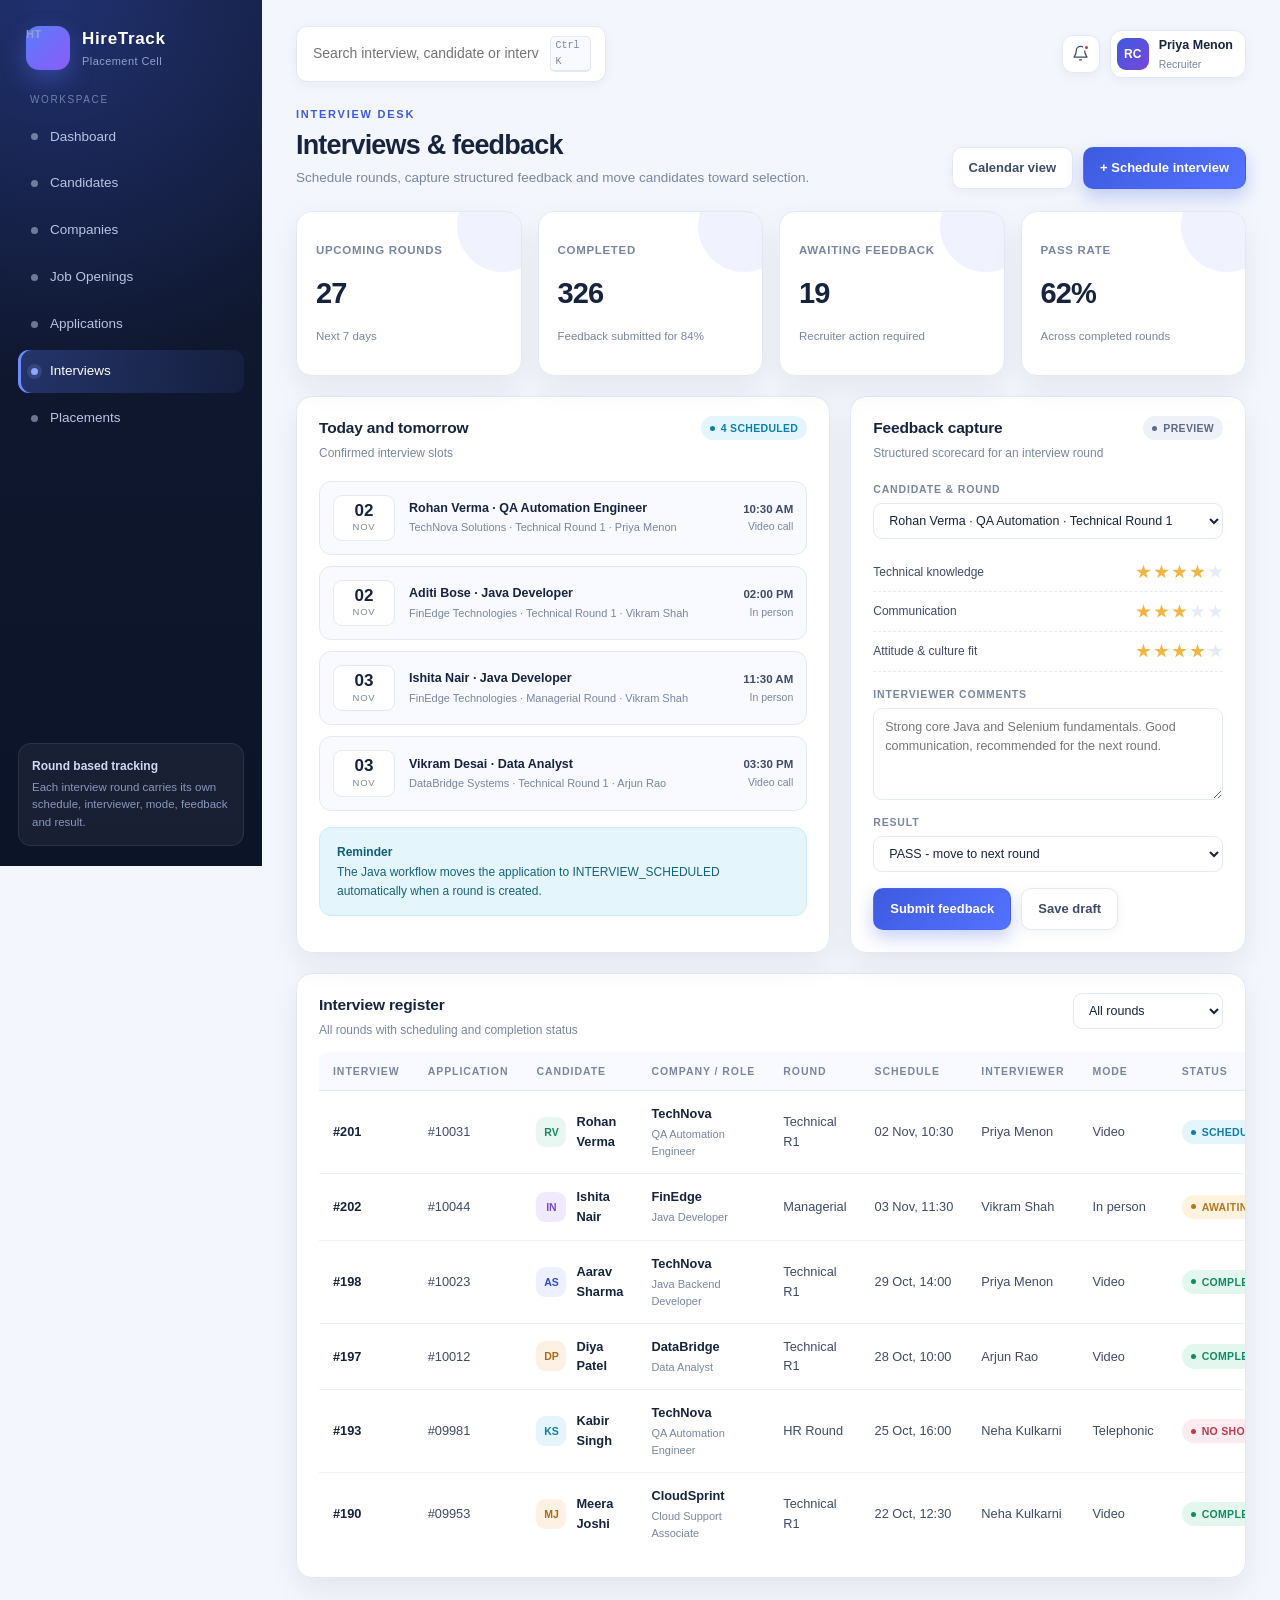
<file: Task-04-Recruitment-Placement-System/web/interviews.html>
<!DOCTYPE html>
<html lang="en">
<head>
    <meta charset="UTF-8">
    <meta name="viewport" content="width=device-width, initial-scale=1.0">
    <title>HireTrack | Interviews</title>
    <link rel="stylesheet" href="css/styles.css">
</head>
<body>
<div class="layout">
    <aside class="sidebar">
        <div class="brand">
            <span class="brand-mark">HT</span>
            <div><strong>HireTrack</strong><span>Placement Cell</span></div>
        </div>
        <nav>
            <p class="nav-label">Workspace</p>
            <div class="nav">
                <a href="index.html"><span class="nav-dot"></span>Dashboard</a>
                <a href="candidates.html"><span class="nav-dot"></span>Candidates</a>
                <a href="companies.html"><span class="nav-dot"></span>Companies</a>
                <a href="jobs.html"><span class="nav-dot"></span>Job Openings</a>
                <a href="applications.html"><span class="nav-dot"></span>Applications</a>
                <a class="active" href="interviews.html"><span class="nav-dot"></span>Interviews</a>
                <a href="placements.html"><span class="nav-dot"></span>Placements</a>
            </div>
        </nav>
        <div class="sidebar-footer">
            <strong>Round based tracking</strong>
            Each interview round carries its own schedule, interviewer, mode, feedback and result.
        </div>
    </aside>

    <main class="main">
        <header class="topbar">
            <div class="search">
                <input type="text" placeholder="Search interview, candidate or interviewer..." aria-label="Search">
                <kbd>Ctrl K</kbd>
            </div>
            <div class="top-actions">
                <button class="icon-button" type="button" aria-label="Notifications">
                    <svg width="17" height="17" viewBox="0 0 24 24" fill="none" stroke="currentColor" stroke-width="1.8">
                        <path d="M18 8a6 6 0 1 0-12 0c0 7-3 7-3 9h18c0-2-3-2-3-9"></path>
                        <path d="M10 21h4"></path>
                    </svg>
                    <span class="notification-dot"></span>
                </button>
                <div class="user-chip">
                    <span class="avatar">RC</span>
                    <div><strong>Priya Menon</strong><small>Recruiter</small></div>
                </div>
            </div>
        </header>

        <section class="page-head">
            <div>
                <p class="eyebrow">Interview desk</p>
                <h1>Interviews &amp; feedback</h1>
                <p class="subtitle">Schedule rounds, capture structured feedback and move candidates toward selection.</p>
            </div>
            <div class="actions">
                <button class="btn btn-ghost" type="button">Calendar view</button>
                <button class="btn btn-primary" type="button">+ Schedule interview</button>
            </div>
        </section>

        <section class="stat-grid" style="grid-template-columns: repeat(4, minmax(0, 1fr));">
            <article class="stat-card">
                <p class="stat-label">Upcoming rounds</p>
                <p class="stat-value">27</p>
                <p class="stat-meta">Next 7 days</p>
            </article>
            <article class="stat-card">
                <p class="stat-label">Completed</p>
                <p class="stat-value">326</p>
                <p class="stat-meta">Feedback submitted for 84%</p>
            </article>
            <article class="stat-card">
                <p class="stat-label">Awaiting feedback</p>
                <p class="stat-value">19</p>
                <p class="stat-meta">Recruiter action required</p>
            </article>
            <article class="stat-card">
                <p class="stat-label">Pass rate</p>
                <p class="stat-value">62%</p>
                <p class="stat-meta">Across completed rounds</p>
            </article>
        </section>

        <section class="grid-2">
            <article class="card">
                <div class="card-head">
                    <div>
                        <h2>Today and tomorrow</h2>
                        <p>Confirmed interview slots</p>
                    </div>
                    <span class="badge badge-info">4 scheduled</span>
                </div>
                <div class="card-body">
                    <div class="schedule-list">
                        <div class="schedule-item">
                            <div class="schedule-date"><strong>02</strong><span>Nov</span></div>
                            <div class="schedule-info">
                                <strong>Rohan Verma &middot; QA Automation Engineer</strong>
                                <p>TechNova Solutions &middot; Technical Round 1 &middot; Priya Menon</p>
                            </div>
                            <div class="schedule-time">10:30 AM<span>Video call</span></div>
                        </div>
                        <div class="schedule-item">
                            <div class="schedule-date"><strong>02</strong><span>Nov</span></div>
                            <div class="schedule-info">
                                <strong>Aditi Bose &middot; Java Developer</strong>
                                <p>FinEdge Technologies &middot; Technical Round 1 &middot; Vikram Shah</p>
                            </div>
                            <div class="schedule-time">02:00 PM<span>In person</span></div>
                        </div>
                        <div class="schedule-item">
                            <div class="schedule-date"><strong>03</strong><span>Nov</span></div>
                            <div class="schedule-info">
                                <strong>Ishita Nair &middot; Java Developer</strong>
                                <p>FinEdge Technologies &middot; Managerial Round &middot; Vikram Shah</p>
                            </div>
                            <div class="schedule-time">11:30 AM<span>In person</span></div>
                        </div>
                        <div class="schedule-item">
                            <div class="schedule-date"><strong>03</strong><span>Nov</span></div>
                            <div class="schedule-info">
                                <strong>Vikram Desai &middot; Data Analyst</strong>
                                <p>DataBridge Systems &middot; Technical Round 1 &middot; Arjun Rao</p>
                            </div>
                            <div class="schedule-time">03:30 PM<span>Video call</span></div>
                        </div>
                    </div>
                    <div class="note" style="margin:16px 0 0;">
                        <div>
                            <strong>Reminder</strong>
                            The Java workflow moves the application to INTERVIEW_SCHEDULED automatically when a round is created.
                        </div>
                    </div>
                </div>
            </article>

            <article class="card">
                <div class="card-head">
                    <div>
                        <h2>Feedback capture</h2>
                        <p>Structured scorecard for an interview round</p>
                    </div>
                    <span class="badge badge-neutral">Preview</span>
                </div>
                <div class="card-body">
                    <div class="field" style="margin-bottom:14px;">
                        <label for="candidate">Candidate &amp; round</label>
                        <select class="select" id="candidate" style="width:100%;">
                            <option>Rohan Verma &middot; QA Automation &middot; Technical Round 1</option>
                            <option>Ishita Nair &middot; Java Developer &middot; Managerial Round</option>
                        </select>
                    </div>
                    <div class="rating-row">
                        <span>Technical knowledge</span>
                        <span class="stars"><i class="on"></i><i class="on"></i><i class="on"></i><i class="on"></i><i></i></span>
                    </div>
                    <div class="rating-row">
                        <span>Communication</span>
                        <span class="stars"><i class="on"></i><i class="on"></i><i class="on"></i><i></i><i></i></span>
                    </div>
                    <div class="rating-row">
                        <span>Attitude &amp; culture fit</span>
                        <span class="stars"><i class="on"></i><i class="on"></i><i class="on"></i><i class="on"></i><i></i></span>
                    </div>
                    <div class="field" style="margin-top:14px;">
                        <label for="comments">Interviewer comments</label>
                        <textarea class="textarea" id="comments" placeholder="Strong core Java and Selenium fundamentals. Good communication, recommended for the next round."></textarea>
                    </div>
                    <div class="field" style="margin-top:14px;">
                        <label for="result">Result</label>
                        <select class="select" id="result" style="width:100%;">
                            <option>PASS - move to next round</option>
                            <option>FAIL - reject application</option>
                            <option>ON HOLD - review later</option>
                        </select>
                    </div>
                    <div class="actions" style="margin-top:16px;">
                        <button class="btn btn-primary" type="button">Submit feedback</button>
                        <button class="btn btn-ghost" type="button">Save draft</button>
                    </div>
                </div>
            </article>
        </section>

        <section class="card" style="margin-top:20px;">
            <div class="card-head">
                <div>
                    <h2>Interview register</h2>
                    <p>All rounds with scheduling and completion status</p>
                </div>
                <div class="actions">
                    <select class="select" aria-label="Filter interviews">
                        <option>All rounds</option>
                        <option>Scheduled</option>
                        <option>Completed</option>
                        <option>Cancelled</option>
                    </select>
                </div>
            </div>
            <div class="table-wrap" style="padding: 12px 22px 22px;">
                <table>
                    <thead>
                    <tr>
                        <th>Interview</th>
                        <th>Application</th>
                        <th>Candidate</th>
                        <th>Company / Role</th>
                        <th>Round</th>
                        <th>Schedule</th>
                        <th>Interviewer</th>
                        <th>Mode</th>
                        <th>Status</th>
                        <th>Result</th>
                    </tr>
                    </thead>
                    <tbody>
                    <tr>
                        <td class="cell-strong">#201</td>
                        <td>#10031</td>
                        <td><div class="person"><span class="person-avatar alt-1">RV</span><span class="cell-strong">Rohan Verma</span></div></td>
                        <td><span class="cell-strong">TechNova</span><span class="cell-sub">QA Automation Engineer</span></td>
                        <td>Technical R1</td>
                        <td class="nowrap">02 Nov, 10:30</td>
                        <td>Priya Menon</td>
                        <td>Video</td>
                        <td><span class="badge badge-info">Scheduled</span></td>
                        <td class="muted">Pending</td>
                    </tr>
                    <tr>
                        <td class="cell-strong">#202</td>
                        <td>#10044</td>
                        <td><div class="person"><span class="person-avatar alt-3">IN</span><span class="cell-strong">Ishita Nair</span></div></td>
                        <td><span class="cell-strong">FinEdge</span><span class="cell-sub">Java Developer</span></td>
                        <td>Managerial</td>
                        <td class="nowrap">03 Nov, 11:30</td>
                        <td>Vikram Shah</td>
                        <td>In person</td>
                        <td><span class="badge badge-warning">Awaiting</span></td>
                        <td class="muted">Pending</td>
                    </tr>
                    <tr>
                        <td class="cell-strong">#198</td>
                        <td>#10023</td>
                        <td><div class="person"><span class="person-avatar">AS</span><span class="cell-strong">Aarav Sharma</span></div></td>
                        <td><span class="cell-strong">TechNova</span><span class="cell-sub">Java Backend Developer</span></td>
                        <td>Technical R1</td>
                        <td class="nowrap">29 Oct, 14:00</td>
                        <td>Priya Menon</td>
                        <td>Video</td>
                        <td><span class="badge badge-success">Completed</span></td>
                        <td><span class="badge badge-success">Pass</span></td>
                    </tr>
                    <tr>
                        <td class="cell-strong">#197</td>
                        <td>#10012</td>
                        <td><div class="person"><span class="person-avatar alt-2">DP</span><span class="cell-strong">Diya Patel</span></div></td>
                        <td><span class="cell-strong">DataBridge</span><span class="cell-sub">Data Analyst</span></td>
                        <td>Technical R1</td>
                        <td class="nowrap">28 Oct, 10:00</td>
                        <td>Arjun Rao</td>
                        <td>Video</td>
                        <td><span class="badge badge-success">Completed</span></td>
                        <td><span class="badge badge-info">On hold</span></td>
                    </tr>
                    <tr>
                        <td class="cell-strong">#193</td>
                        <td>#09981</td>
                        <td><div class="person"><span class="person-avatar alt-4">KS</span><span class="cell-strong">Kabir Singh</span></div></td>
                        <td><span class="cell-strong">TechNova</span><span class="cell-sub">QA Automation Engineer</span></td>
                        <td>HR Round</td>
                        <td class="nowrap">25 Oct, 16:00</td>
                        <td>Neha Kulkarni</td>
                        <td>Telephonic</td>
                        <td><span class="badge badge-danger">No show</span></td>
                        <td class="muted">Not applicable</td>
                    </tr>
                    <tr>
                        <td class="cell-strong">#190</td>
                        <td>#09953</td>
                        <td><div class="person"><span class="person-avatar alt-2">MJ</span><span class="cell-strong">Meera Joshi</span></div></td>
                        <td><span class="cell-strong">CloudSprint</span><span class="cell-sub">Cloud Support Associate</span></td>
                        <td>Technical R1</td>
                        <td class="nowrap">22 Oct, 12:30</td>
                        <td>Neha Kulkarni</td>
                        <td>Video</td>
                        <td><span class="badge badge-success">Completed</span></td>
                        <td><span class="badge badge-success">Pass</span></td>
                    </tr>
                    </tbody>
                </table>
            </div>
        </section>
    </main>
</div>
</body>
</html>
</file>
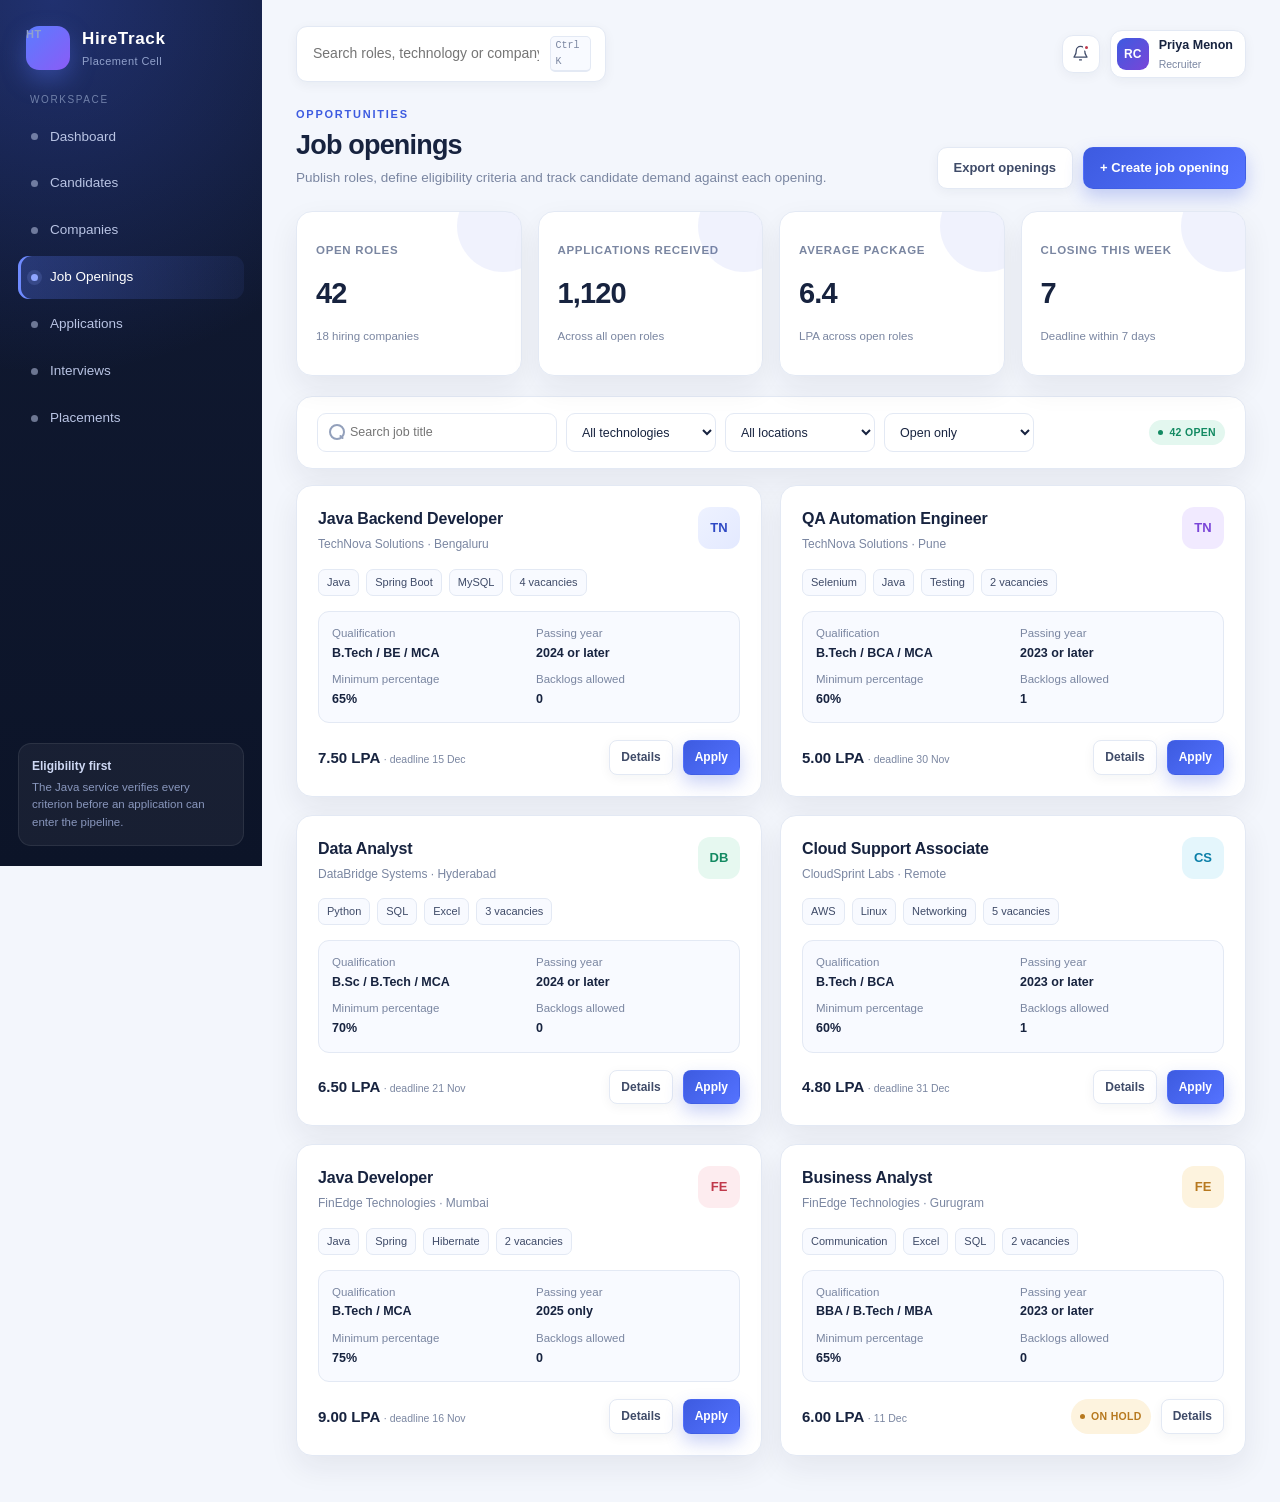
<file: Task-04-Recruitment-Placement-System/web/jobs.html>
<!DOCTYPE html>
<html lang="en">
<head>
    <meta charset="UTF-8">
    <meta name="viewport" content="width=device-width, initial-scale=1.0">
    <title>HireTrack | Job Openings</title>
    <link rel="stylesheet" href="css/styles.css">
</head>
<body>
<div class="layout">
    <aside class="sidebar">
        <div class="brand">
            <span class="brand-mark">HT</span>
            <div><strong>HireTrack</strong><span>Placement Cell</span></div>
        </div>
        <nav>
            <p class="nav-label">Workspace</p>
            <div class="nav">
                <a href="index.html"><span class="nav-dot"></span>Dashboard</a>
                <a href="candidates.html"><span class="nav-dot"></span>Candidates</a>
                <a href="companies.html"><span class="nav-dot"></span>Companies</a>
                <a class="active" href="jobs.html"><span class="nav-dot"></span>Job Openings</a>
                <a href="applications.html"><span class="nav-dot"></span>Applications</a>
                <a href="interviews.html"><span class="nav-dot"></span>Interviews</a>
                <a href="placements.html"><span class="nav-dot"></span>Placements</a>
            </div>
        </nav>
        <div class="sidebar-footer">
            <strong>Eligibility first</strong>
            The Java service verifies every criterion before an application can enter the pipeline.
        </div>
    </aside>

    <main class="main">
        <header class="topbar">
            <div class="search">
                <input type="text" placeholder="Search roles, technology or company..." aria-label="Search">
                <kbd>Ctrl K</kbd>
            </div>
            <div class="top-actions">
                <button class="icon-button" type="button" aria-label="Notifications">
                    <svg width="17" height="17" viewBox="0 0 24 24" fill="none" stroke="currentColor" stroke-width="1.8">
                        <path d="M18 8a6 6 0 1 0-12 0c0 7-3 7-3 9h18c0-2-3-2-3-9"></path>
                        <path d="M10 21h4"></path>
                    </svg>
                    <span class="notification-dot"></span>
                </button>
                <div class="user-chip">
                    <span class="avatar">RC</span>
                    <div><strong>Priya Menon</strong><small>Recruiter</small></div>
                </div>
            </div>
        </header>

        <section class="page-head">
            <div>
                <p class="eyebrow">Opportunities</p>
                <h1>Job openings</h1>
                <p class="subtitle">Publish roles, define eligibility criteria and track candidate demand against each opening.</p>
            </div>
            <div class="actions">
                <button class="btn btn-ghost" type="button">Export openings</button>
                <button class="btn btn-primary" type="button">+ Create job opening</button>
            </div>
        </section>

        <section class="stat-grid" style="grid-template-columns: repeat(4, minmax(0, 1fr));">
            <article class="stat-card">
                <p class="stat-label">Open roles</p>
                <p class="stat-value">42</p>
                <p class="stat-meta">18 hiring companies</p>
            </article>
            <article class="stat-card">
                <p class="stat-label">Applications received</p>
                <p class="stat-value">1,120</p>
                <p class="stat-meta">Across all open roles</p>
            </article>
            <article class="stat-card">
                <p class="stat-label">Average package</p>
                <p class="stat-value">6.4</p>
                <p class="stat-meta">LPA across open roles</p>
            </article>
            <article class="stat-card">
                <p class="stat-label">Closing this week</p>
                <p class="stat-value">7</p>
                <p class="stat-meta">Deadline within 7 days</p>
            </article>
        </section>

        <section class="card toolbar">
            <div class="filters">
                <div class="search-inline">
                    <input class="input" type="text" placeholder="Search job title" aria-label="Search job title">
                </div>
                <select class="select" aria-label="Technology">
                    <option>All technologies</option>
                    <option>Java</option>
                    <option>Python</option>
                    <option>AWS</option>
                    <option>Testing</option>
                </select>
                <select class="select" aria-label="Location">
                    <option>All locations</option>
                    <option>Bengaluru</option>
                    <option>Pune</option>
                    <option>Hyderabad</option>
                    <option>Mumbai</option>
                    <option>Remote</option>
                </select>
                <select class="select" aria-label="Status">
                    <option>Open only</option>
                    <option>On hold</option>
                    <option>Closed</option>
                    <option>All statuses</option>
                </select>
            </div>
            <span class="badge badge-success">42 open</span>
        </section>

        <section class="job-grid">
            <article class="card job-card">
                <div class="job-top">
                    <div>
                        <h3>Java Backend Developer</h3>
                        <p>TechNova Solutions &middot; Bengaluru</p>
                    </div>
                    <span class="logo">TN</span>
                </div>
                <div class="job-meta">
                    <span class="chip">Java</span>
                    <span class="chip">Spring Boot</span>
                    <span class="chip">MySQL</span>
                    <span class="chip">4 vacancies</span>
                </div>
                <div class="criteria">
                    <div>Qualification<strong>B.Tech / BE / MCA</strong></div>
                    <div>Passing year<strong>2024 or later</strong></div>
                    <div>Minimum percentage<strong>65%</strong></div>
                    <div>Backlogs allowed<strong>0</strong></div>
                </div>
                <div class="job-foot">
                    <div class="package">7.50 LPA <small>&middot; deadline 15 Dec</small></div>
                    <div class="actions">
                        <button class="btn btn-ghost btn-sm" type="button">Details</button>
                        <button class="btn btn-primary btn-sm" type="button">Apply</button>
                    </div>
                </div>
            </article>

            <article class="card job-card">
                <div class="job-top">
                    <div>
                        <h3>QA Automation Engineer</h3>
                        <p>TechNova Solutions &middot; Pune</p>
                    </div>
                    <span class="logo violet">TN</span>
                </div>
                <div class="job-meta">
                    <span class="chip">Selenium</span>
                    <span class="chip">Java</span>
                    <span class="chip">Testing</span>
                    <span class="chip">2 vacancies</span>
                </div>
                <div class="criteria">
                    <div>Qualification<strong>B.Tech / BCA / MCA</strong></div>
                    <div>Passing year<strong>2023 or later</strong></div>
                    <div>Minimum percentage<strong>60%</strong></div>
                    <div>Backlogs allowed<strong>1</strong></div>
                </div>
                <div class="job-foot">
                    <div class="package">5.00 LPA <small>&middot; deadline 30 Nov</small></div>
                    <div class="actions">
                        <button class="btn btn-ghost btn-sm" type="button">Details</button>
                        <button class="btn btn-primary btn-sm" type="button">Apply</button>
                    </div>
                </div>
            </article>

            <article class="card job-card">
                <div class="job-top">
                    <div>
                        <h3>Data Analyst</h3>
                        <p>DataBridge Systems &middot; Hyderabad</p>
                    </div>
                    <span class="logo green">DB</span>
                </div>
                <div class="job-meta">
                    <span class="chip">Python</span>
                    <span class="chip">SQL</span>
                    <span class="chip">Excel</span>
                    <span class="chip">3 vacancies</span>
                </div>
                <div class="criteria">
                    <div>Qualification<strong>B.Sc / B.Tech / MCA</strong></div>
                    <div>Passing year<strong>2024 or later</strong></div>
                    <div>Minimum percentage<strong>70%</strong></div>
                    <div>Backlogs allowed<strong>0</strong></div>
                </div>
                <div class="job-foot">
                    <div class="package">6.50 LPA <small>&middot; deadline 21 Nov</small></div>
                    <div class="actions">
                        <button class="btn btn-ghost btn-sm" type="button">Details</button>
                        <button class="btn btn-primary btn-sm" type="button">Apply</button>
                    </div>
                </div>
            </article>

            <article class="card job-card">
                <div class="job-top">
                    <div>
                        <h3>Cloud Support Associate</h3>
                        <p>CloudSprint Labs &middot; Remote</p>
                    </div>
                    <span class="logo blue">CS</span>
                </div>
                <div class="job-meta">
                    <span class="chip">AWS</span>
                    <span class="chip">Linux</span>
                    <span class="chip">Networking</span>
                    <span class="chip">5 vacancies</span>
                </div>
                <div class="criteria">
                    <div>Qualification<strong>B.Tech / BCA</strong></div>
                    <div>Passing year<strong>2023 or later</strong></div>
                    <div>Minimum percentage<strong>60%</strong></div>
                    <div>Backlogs allowed<strong>1</strong></div>
                </div>
                <div class="job-foot">
                    <div class="package">4.80 LPA <small>&middot; deadline 31 Dec</small></div>
                    <div class="actions">
                        <button class="btn btn-ghost btn-sm" type="button">Details</button>
                        <button class="btn btn-primary btn-sm" type="button">Apply</button>
                    </div>
                </div>
            </article>

            <article class="card job-card">
                <div class="job-top">
                    <div>
                        <h3>Java Developer</h3>
                        <p>FinEdge Technologies &middot; Mumbai</p>
                    </div>
                    <span class="logo red">FE</span>
                </div>
                <div class="job-meta">
                    <span class="chip">Java</span>
                    <span class="chip">Spring</span>
                    <span class="chip">Hibernate</span>
                    <span class="chip">2 vacancies</span>
                </div>
                <div class="criteria">
                    <div>Qualification<strong>B.Tech / MCA</strong></div>
                    <div>Passing year<strong>2025 only</strong></div>
                    <div>Minimum percentage<strong>75%</strong></div>
                    <div>Backlogs allowed<strong>0</strong></div>
                </div>
                <div class="job-foot">
                    <div class="package">9.00 LPA <small>&middot; deadline 16 Nov</small></div>
                    <div class="actions">
                        <button class="btn btn-ghost btn-sm" type="button">Details</button>
                        <button class="btn btn-primary btn-sm" type="button">Apply</button>
                    </div>
                </div>
            </article>

            <article class="card job-card">
                <div class="job-top">
                    <div>
                        <h3>Business Analyst</h3>
                        <p>FinEdge Technologies &middot; Gurugram</p>
                    </div>
                    <span class="logo orange">FE</span>
                </div>
                <div class="job-meta">
                    <span class="chip">Communication</span>
                    <span class="chip">Excel</span>
                    <span class="chip">SQL</span>
                    <span class="chip">2 vacancies</span>
                </div>
                <div class="criteria">
                    <div>Qualification<strong>BBA / B.Tech / MBA</strong></div>
                    <div>Passing year<strong>2023 or later</strong></div>
                    <div>Minimum percentage<strong>65%</strong></div>
                    <div>Backlogs allowed<strong>0</strong></div>
                </div>
                <div class="job-foot">
                    <div class="package">6.00 LPA <small>&middot; 11 Dec</small></div>
                    <div class="actions">
                        <span class="badge badge-warning">On hold</span>
                        <button class="btn btn-ghost btn-sm" type="button">Details</button>
                    </div>
                </div>
            </article>
        </section>
    </main>
</div>
</body>
</html>
</file>
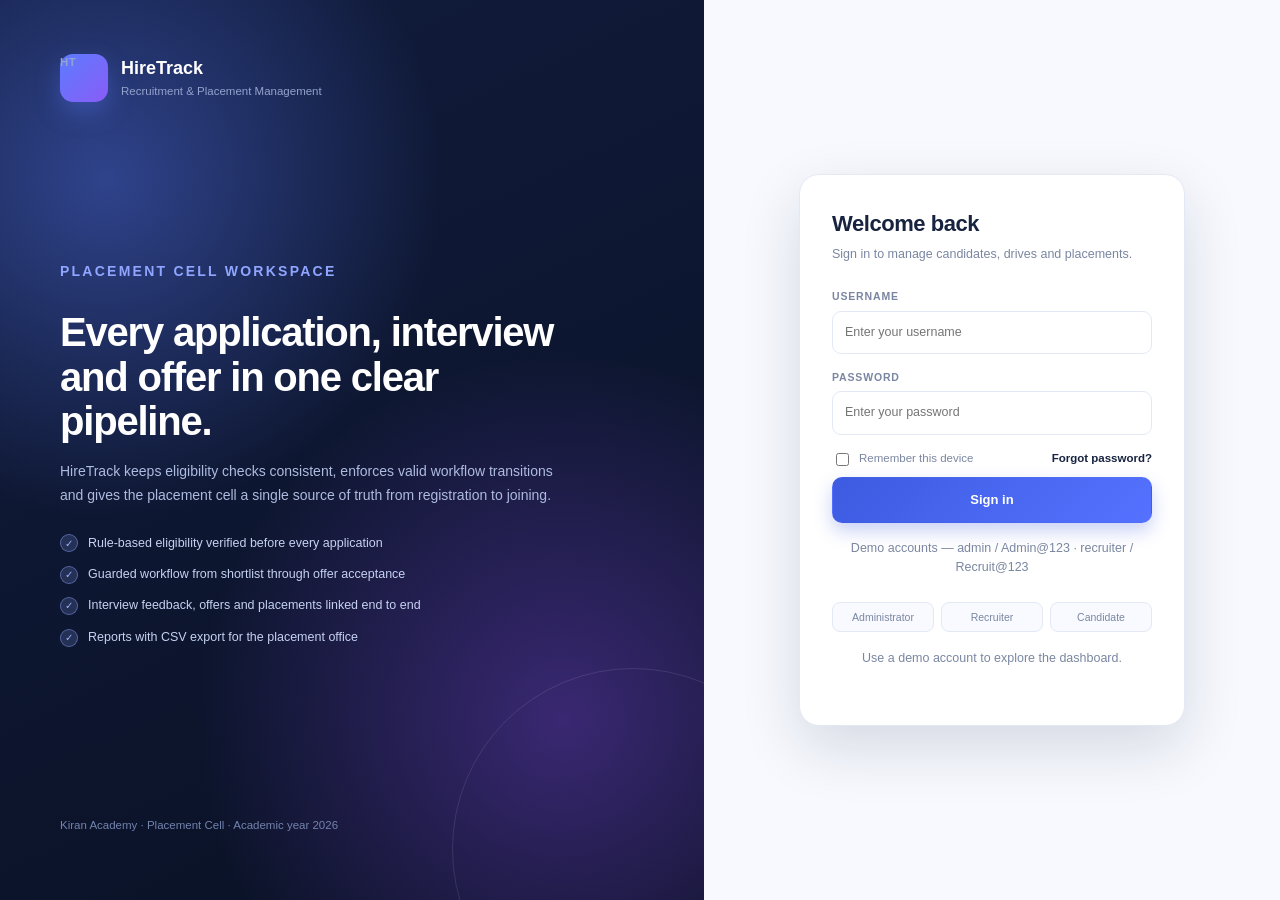
<file: Task-04-Recruitment-Placement-System/web/login.html>
<!DOCTYPE html>
<html lang="en">
<head>
    <meta charset="UTF-8">
    <meta name="viewport" content="width=device-width, initial-scale=1.0">
    <title>HireTrack | Sign in</title>
    <link rel="stylesheet" href="css/styles.css">
</head>
<body class="login-body">
<div class="login-layout">
    <section class="login-visual">
        <div class="login-brand">
            <span class="brand-mark">HT</span>
            <div><strong>HireTrack</strong><span>Recruitment &amp; Placement Management</span></div>
        </div>

        <div class="login-copy">
            <p class="eyebrow">Placement cell workspace</p>
            <h1>Every application, interview and offer in one clear pipeline.</h1>
            <p>HireTrack keeps eligibility checks consistent, enforces valid workflow transitions and gives the placement cell a single source of truth from registration to joining.</p>
            <div class="login-points">
                <div><i>&#10003;</i>Rule-based eligibility verified before every application</div>
                <div><i>&#10003;</i>Guarded workflow from shortlist through offer acceptance</div>
                <div><i>&#10003;</i>Interview feedback, offers and placements linked end to end</div>
                <div><i>&#10003;</i>Reports with CSV export for the placement office</div>
            </div>
        </div>

        <p class="login-foot">Kiran Academy &middot; Placement Cell &middot; Academic year 2026</p>
    </section>

    <section class="login-panel">
        <div class="login-card">
            <h2>Welcome back</h2>
            <p>Sign in to manage candidates, drives and placements.</p>

            <div class="field">
                <label for="username">Username</label>
                <input class="input" id="username" type="text" placeholder="Enter your username" autocomplete="username">
            </div>
            <div class="field">
                <label for="password">Password</label>
                <input class="input" id="password" type="password" placeholder="Enter your password" autocomplete="current-password">
            </div>

            <div style="display:flex; align-items:center; justify-content:space-between; gap:10px; margin:2px 0 8px; font-size:11.5px;">
                <label style="display:flex; align-items:center; gap:7px; color:var(--muted); font-weight:500; text-transform:none; letter-spacing:0; font-size:11.5px;">
                    <input type="checkbox" style="accent-color:#3d5afe;"> Remember this device
                </label>
                <a href="#" style="color:var(--accent); font-weight:600; text-decoration:none;">Forgot password?</a>
            </div>

            <a class="btn btn-primary" href="index.html" style="display:block; text-align:center; text-decoration:none;">Sign in</a>

            <p class="form-note" style="margin-top:16px;">Demo accounts &mdash; admin / Admin@123 &middot; recruiter / Recruit@123</p>

            <div class="login-role">
                <span>Administrator</span>
                <span>Recruiter</span>
                <span>Candidate</span>
            </div>

            <p class="form-note" style="margin-top:16px; line-height:1.7;">
                Use a demo account to explore the dashboard.
            </p>
        </div>
    </section>
</div>
</body>
</html>
</file>
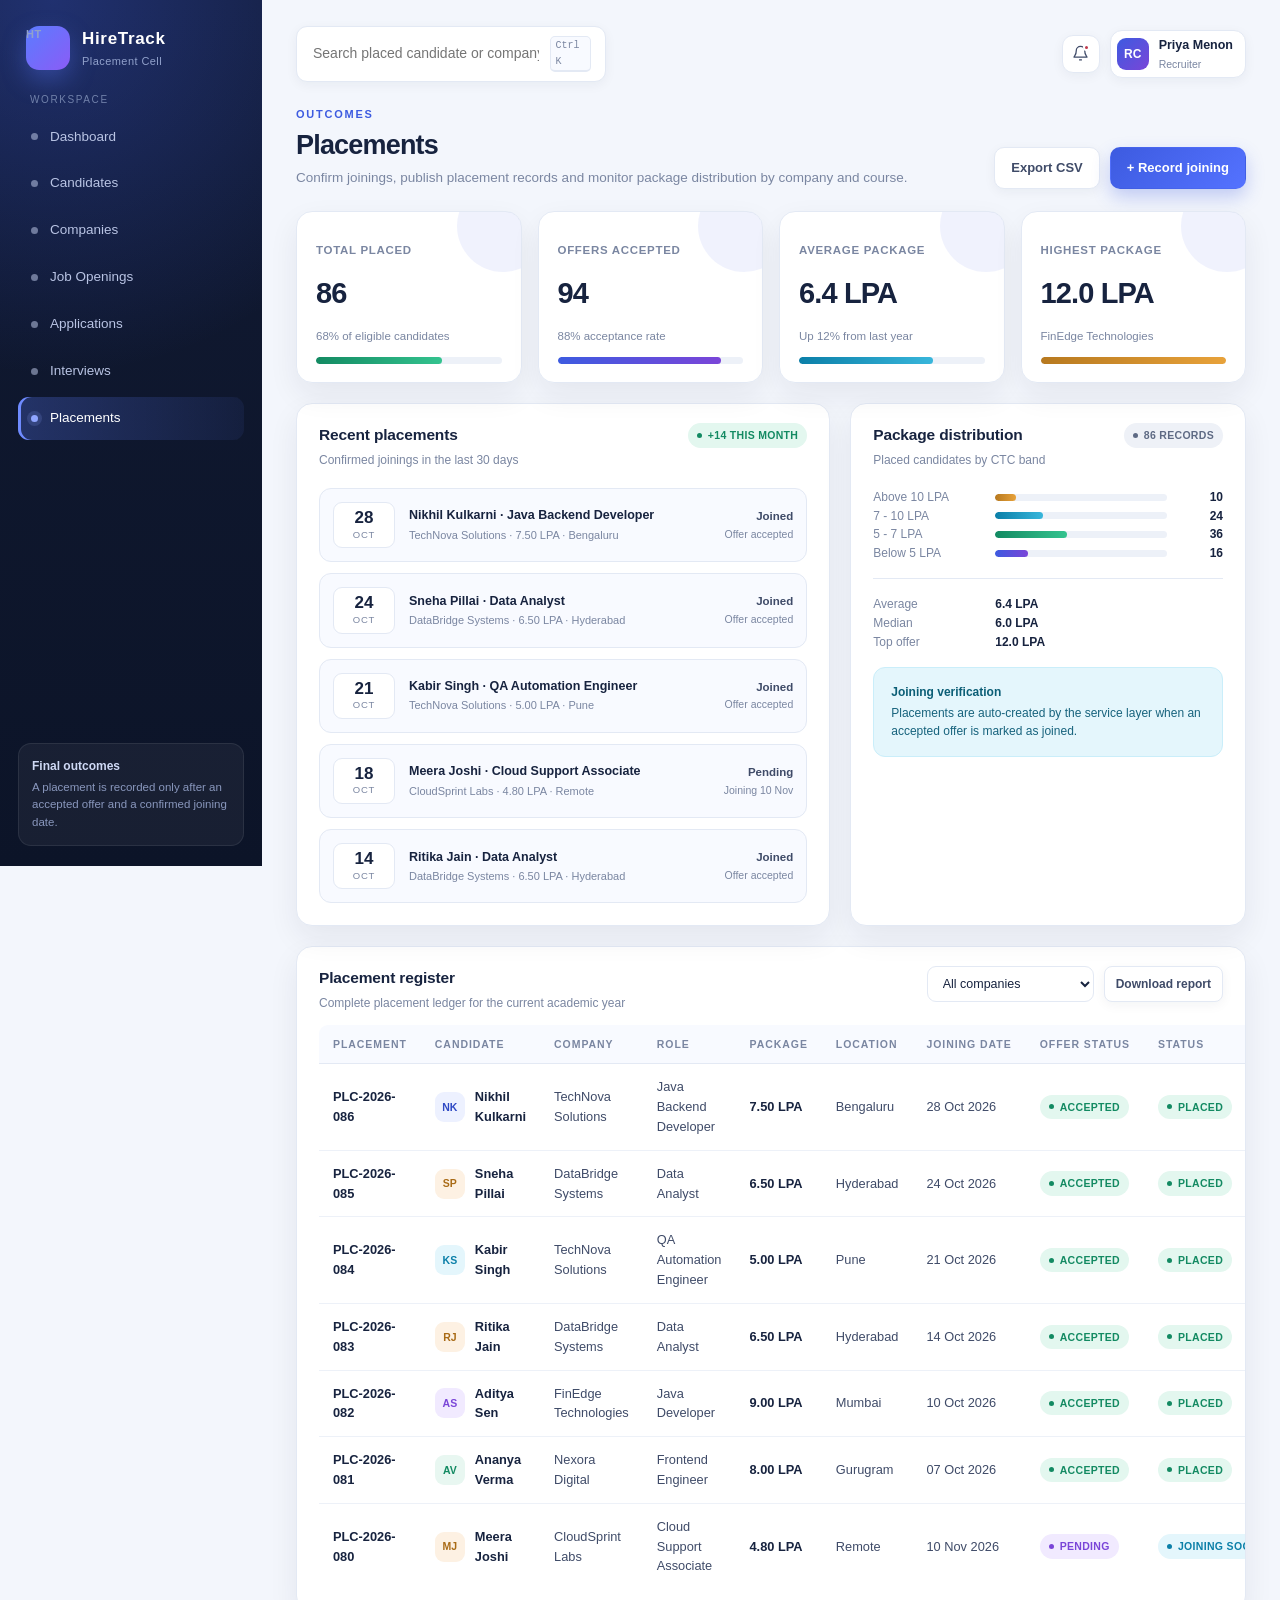
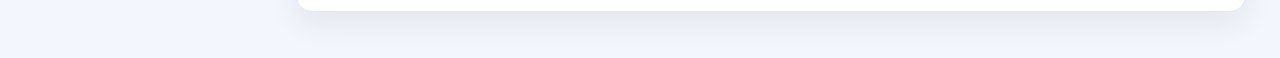
<file: Task-04-Recruitment-Placement-System/web/placements.html>
<!DOCTYPE html>
<html lang="en">
<head>
    <meta charset="UTF-8">
    <meta name="viewport" content="width=device-width, initial-scale=1.0">
    <title>HireTrack | Placements</title>
    <link rel="stylesheet" href="css/styles.css">
</head>
<body>
<div class="layout">
    <aside class="sidebar">
        <div class="brand">
            <span class="brand-mark">HT</span>
            <div><strong>HireTrack</strong><span>Placement Cell</span></div>
        </div>
        <nav>
            <p class="nav-label">Workspace</p>
            <div class="nav">
                <a href="index.html"><span class="nav-dot"></span>Dashboard</a>
                <a href="candidates.html"><span class="nav-dot"></span>Candidates</a>
                <a href="companies.html"><span class="nav-dot"></span>Companies</a>
                <a href="jobs.html"><span class="nav-dot"></span>Job Openings</a>
                <a href="applications.html"><span class="nav-dot"></span>Applications</a>
                <a href="interviews.html"><span class="nav-dot"></span>Interviews</a>
                <a class="active" href="placements.html"><span class="nav-dot"></span>Placements</a>
            </div>
        </nav>
        <div class="sidebar-footer">
            <strong>Final outcomes</strong>
            A placement is recorded only after an accepted offer and a confirmed joining date.
        </div>
    </aside>

    <main class="main">
        <header class="topbar">
            <div class="search">
                <input type="text" placeholder="Search placed candidate or company..." aria-label="Search">
                <kbd>Ctrl K</kbd>
            </div>
            <div class="top-actions">
                <button class="icon-button" type="button" aria-label="Notifications">
                    <svg width="17" height="17" viewBox="0 0 24 24" fill="none" stroke="currentColor" stroke-width="1.8">
                        <path d="M18 8a6 6 0 1 0-12 0c0 7-3 7-3 9h18c0-2-3-2-3-9"></path>
                        <path d="M10 21h4"></path>
                    </svg>
                    <span class="notification-dot"></span>
                </button>
                <div class="user-chip">
                    <span class="avatar">RC</span>
                    <div><strong>Priya Menon</strong><small>Recruiter</small></div>
                </div>
            </div>
        </header>

        <section class="page-head">
            <div>
                <p class="eyebrow">Outcomes</p>
                <h1>Placements</h1>
                <p class="subtitle">Confirm joinings, publish placement records and monitor package distribution by company and course.</p>
            </div>
            <div class="actions">
                <button class="btn btn-ghost" type="button">Export CSV</button>
                <button class="btn btn-primary" type="button">+ Record joining</button>
            </div>
        </section>

        <section class="stat-grid">
            <article class="stat-card">
                <p class="stat-label">Total placed</p>
                <p class="stat-value">86</p>
                <p class="stat-meta">68% of eligible candidates</p>
                <div class="progress green" style="margin-top:12px;"><span style="width:68%;"></span></div>
            </article>
            <article class="stat-card">
                <p class="stat-label">Offers accepted</p>
                <p class="stat-value">94</p>
                <p class="stat-meta">88% acceptance rate</p>
                <div class="progress" style="margin-top:12px;"><span style="width:88%;"></span></div>
            </article>
            <article class="stat-card">
                <p class="stat-label">Average package</p>
                <p class="stat-value">6.4 LPA</p>
                <p class="stat-meta">Up 12% from last year</p>
                <div class="progress blue" style="margin-top:12px;"><span style="width:72%;"></span></div>
            </article>
            <article class="stat-card">
                <p class="stat-label">Highest package</p>
                <p class="stat-value">12.0 LPA</p>
                <p class="stat-meta">FinEdge Technologies</p>
                <div class="progress orange" style="margin-top:12px;"><span style="width:100%;"></span></div>
            </article>
        </section>

        <section class="grid-2">
            <article class="card">
                <div class="card-head">
                    <div>
                        <h2>Recent placements</h2>
                        <p>Confirmed joinings in the last 30 days</p>
                    </div>
                    <span class="badge badge-success">+14 this month</span>
                </div>
                <div class="card-body">
                    <div class="schedule-list">
                        <div class="schedule-item">
                            <div class="schedule-date"><strong>28</strong><span>Oct</span></div>
                            <div class="schedule-info">
                                <strong>Nikhil Kulkarni &middot; Java Backend Developer</strong>
                                <p>TechNova Solutions &middot; 7.50 LPA &middot; Bengaluru</p>
                            </div>
                            <div class="schedule-time">Joined<span>Offer accepted</span></div>
                        </div>
                        <div class="schedule-item">
                            <div class="schedule-date"><strong>24</strong><span>Oct</span></div>
                            <div class="schedule-info">
                                <strong>Sneha Pillai &middot; Data Analyst</strong>
                                <p>DataBridge Systems &middot; 6.50 LPA &middot; Hyderabad</p>
                            </div>
                            <div class="schedule-time">Joined<span>Offer accepted</span></div>
                        </div>
                        <div class="schedule-item">
                            <div class="schedule-date"><strong>21</strong><span>Oct</span></div>
                            <div class="schedule-info">
                                <strong>Kabir Singh &middot; QA Automation Engineer</strong>
                                <p>TechNova Solutions &middot; 5.00 LPA &middot; Pune</p>
                            </div>
                            <div class="schedule-time">Joined<span>Offer accepted</span></div>
                        </div>
                        <div class="schedule-item">
                            <div class="schedule-date"><strong>18</strong><span>Oct</span></div>
                            <div class="schedule-info">
                                <strong>Meera Joshi &middot; Cloud Support Associate</strong>
                                <p>CloudSprint Labs &middot; 4.80 LPA &middot; Remote</p>
                            </div>
                            <div class="schedule-time">Pending<span>Joining 10 Nov</span></div>
                        </div>
                        <div class="schedule-item">
                            <div class="schedule-date"><strong>14</strong><span>Oct</span></div>
                            <div class="schedule-info">
                                <strong>Ritika Jain &middot; Data Analyst</strong>
                                <p>DataBridge Systems &middot; 6.50 LPA &middot; Hyderabad</p>
                            </div>
                            <div class="schedule-time">Joined<span>Offer accepted</span></div>
                        </div>
                    </div>
                </div>
            </article>

            <article class="card">
                <div class="card-head">
                    <div>
                        <h2>Package distribution</h2>
                        <p>Placed candidates by CTC band</p>
                    </div>
                    <span class="badge badge-neutral">86 records</span>
                </div>
                <div class="card-body">
                    <div class="metric-row" style="grid-template-columns: 110px 1fr 44px;">
                        <span class="muted">Above 10 LPA</span>
                        <div class="progress orange"><span style="width:12%;"></span></div>
                        <span class="cell-strong">10</span>
                    </div>
                    <div class="metric-row" style="grid-template-columns: 110px 1fr 44px;">
                        <span class="muted">7 - 10 LPA</span>
                        <div class="progress blue"><span style="width:28%;"></span></div>
                        <span class="cell-strong">24</span>
                    </div>
                    <div class="metric-row" style="grid-template-columns: 110px 1fr 44px;">
                        <span class="muted">5 - 7 LPA</span>
                        <div class="progress green"><span style="width:42%;"></span></div>
                        <span class="cell-strong">36</span>
                    </div>
                    <div class="metric-row" style="grid-template-columns: 110px 1fr 44px;">
                        <span class="muted">Below 5 LPA</span>
                        <div class="progress"><span style="width:19%;"></span></div>
                        <span class="cell-strong">16</span>
                    </div>
                    <div class="divider"></div>
                    <div class="metric-row" style="grid-template-columns: 110px 1fr 44px;">
                        <span class="muted">Average</span>
                        <span class="cell-strong">6.4 LPA</span>
                        <span></span>
                    </div>
                    <div class="metric-row" style="grid-template-columns: 110px 1fr 44px;">
                        <span class="muted">Median</span>
                        <span class="cell-strong">6.0 LPA</span>
                        <span></span>
                    </div>
                    <div class="metric-row" style="grid-template-columns: 110px 1fr 44px;">
                        <span class="muted">Top offer</span>
                        <span class="cell-strong">12.0 LPA</span>
                        <span></span>
                    </div>
                    <div class="note" style="margin:16px 0 0;">
                        <div>
                            <strong>Joining verification</strong>
                            Placements are auto-created by the service layer when an accepted offer is marked as joined.
                        </div>
                    </div>
                </div>
            </article>
        </section>

        <section class="card" style="margin-top:20px;">
            <div class="card-head">
                <div>
                    <h2>Placement register</h2>
                    <p>Complete placement ledger for the current academic year</p>
                </div>
                <div class="actions">
                    <select class="select" aria-label="Filter placements">
                        <option>All companies</option>
                        <option>TechNova Solutions</option>
                        <option>DataBridge Systems</option>
                        <option>CloudSprint Labs</option>
                        <option>FinEdge Technologies</option>
                    </select>
                    <button class="btn btn-ghost btn-sm" type="button">Download report</button>
                </div>
            </div>
            <div class="table-wrap" style="padding: 12px 22px 22px;">
                <table>
                    <thead>
                    <tr>
                        <th>Placement</th>
                        <th>Candidate</th>
                        <th>Company</th>
                        <th>Role</th>
                        <th>Package</th>
                        <th>Location</th>
                        <th>Joining date</th>
                        <th>Offer status</th>
                        <th>Status</th>
                    </tr>
                    </thead>
                    <tbody>
                    <tr>
                        <td class="cell-strong">PLC-2026-086</td>
                        <td><div class="person"><span class="person-avatar">NK</span><span class="cell-strong">Nikhil Kulkarni</span></div></td>
                        <td>TechNova Solutions</td>
                        <td>Java Backend Developer</td>
                        <td class="cell-strong">7.50 LPA</td>
                        <td>Bengaluru</td>
                        <td class="nowrap">28 Oct 2026</td>
                        <td><span class="badge badge-success">Accepted</span></td>
                        <td><span class="badge badge-success">Placed</span></td>
                    </tr>
                    <tr>
                        <td class="cell-strong">PLC-2026-085</td>
                        <td><div class="person"><span class="person-avatar alt-2">SP</span><span class="cell-strong">Sneha Pillai</span></div></td>
                        <td>DataBridge Systems</td>
                        <td>Data Analyst</td>
                        <td class="cell-strong">6.50 LPA</td>
                        <td>Hyderabad</td>
                        <td class="nowrap">24 Oct 2026</td>
                        <td><span class="badge badge-success">Accepted</span></td>
                        <td><span class="badge badge-success">Placed</span></td>
                    </tr>
                    <tr>
                        <td class="cell-strong">PLC-2026-084</td>
                        <td><div class="person"><span class="person-avatar alt-4">KS</span><span class="cell-strong">Kabir Singh</span></div></td>
                        <td>TechNova Solutions</td>
                        <td>QA Automation Engineer</td>
                        <td class="cell-strong">5.00 LPA</td>
                        <td>Pune</td>
                        <td class="nowrap">21 Oct 2026</td>
                        <td><span class="badge badge-success">Accepted</span></td>
                        <td><span class="badge badge-success">Placed</span></td>
                    </tr>
                    <tr>
                        <td class="cell-strong">PLC-2026-083</td>
                        <td><div class="person"><span class="person-avatar alt-2">RJ</span><span class="cell-strong">Ritika Jain</span></div></td>
                        <td>DataBridge Systems</td>
                        <td>Data Analyst</td>
                        <td class="cell-strong">6.50 LPA</td>
                        <td>Hyderabad</td>
                        <td class="nowrap">14 Oct 2026</td>
                        <td><span class="badge badge-success">Accepted</span></td>
                        <td><span class="badge badge-success">Placed</span></td>
                    </tr>
                    <tr>
                        <td class="cell-strong">PLC-2026-082</td>
                        <td><div class="person"><span class="person-avatar alt-3">AS</span><span class="cell-strong">Aditya Sen</span></div></td>
                        <td>FinEdge Technologies</td>
                        <td>Java Developer</td>
                        <td class="cell-strong">9.00 LPA</td>
                        <td>Mumbai</td>
                        <td class="nowrap">10 Oct 2026</td>
                        <td><span class="badge badge-success">Accepted</span></td>
                        <td><span class="badge badge-success">Placed</span></td>
                    </tr>
                    <tr>
                        <td class="cell-strong">PLC-2026-081</td>
                        <td><div class="person"><span class="person-avatar alt-1">AV</span><span class="cell-strong">Ananya Verma</span></div></td>
                        <td>Nexora Digital</td>
                        <td>Frontend Engineer</td>
                        <td class="cell-strong">8.00 LPA</td>
                        <td>Gurugram</td>
                        <td class="nowrap">07 Oct 2026</td>
                        <td><span class="badge badge-success">Accepted</span></td>
                        <td><span class="badge badge-success">Placed</span></td>
                    </tr>
                    <tr>
                        <td class="cell-strong">PLC-2026-080</td>
                        <td><div class="person"><span class="person-avatar alt-2">MJ</span><span class="cell-strong">Meera Joshi</span></div></td>
                        <td>CloudSprint Labs</td>
                        <td>Cloud Support Associate</td>
                        <td class="cell-strong">4.80 LPA</td>
                        <td>Remote</td>
                        <td class="nowrap">10 Nov 2026</td>
                        <td><span class="badge badge-violet">Pending</span></td>
                        <td><span class="badge badge-info">Joining soon</span></td>
                    </tr>
                    </tbody>
                </table>
            </div>
        </section>
    </main>
</div>
</body>
</html>
</file>
<file: Task-04-Recruitment-Placement-System/web/css/styles.css>
:root {
    --bg: #f3f6fc;
    --surface: #ffffff;
    --surface-soft: #f8faff;
    --ink: #17233f;
    --ink-soft: #3f4b68;
    --muted: #7a86a1;
    --line: #e3e9f4;
    --primary: #3d5be0;
    --primary-strong: #2f49c4;
    --primary-soft: #edf1ff;
    --success: #138a62;
    --success-soft: #e3f7ef;
    --warning: #b7791f;
    --warning-soft: #fdf3de;
    --danger: #c0394b;
    --danger-soft: #fdecef;
    --info: #0b7fa8;
    --info-soft: #e4f6fc;
    --violet: #7a45d8;
    --violet-soft: #f1eaff;
    --sidebar: #111a33;
    --sidebar-soft: #1a2547;
    --radius: 16px;
    --shadow: 0 12px 30px rgba(23, 35, 63, 0.07);
    --shadow-soft: 0 3px 12px rgba(23, 35, 63, 0.05);
}

* {
    box-sizing: border-box;
}

html {
    scroll-behavior: smooth;
}

body {
    margin: 0;
    font-family: "Segoe UI", "Inter", "Helvetica Neue", Arial, sans-serif;
    background: var(--bg);
    color: var(--ink);
    font-size: 14px;
    line-height: 1.55;
    -webkit-font-smoothing: antialiased;
}

a {
    color: inherit;
    text-decoration: none;
}

button,
input,
select,
textarea {
    font: inherit;
}

/* ------------------------------------------------------------------ */
/* Layout                                                              */
/* ------------------------------------------------------------------ */
.layout {
    display: grid;
    grid-template-columns: 262px minmax(0, 1fr);
    min-height: calc(100vh - 34px);
}

.sidebar {
    background:
        radial-gradient(circle at 20% 0%, rgba(61, 91, 224, 0.35), transparent 42%),
        linear-gradient(180deg, var(--sidebar), #0c1428);
    color: #dbe3ff;
    padding: 26px 18px 20px;
    position: sticky;
    top: 0;
    height: calc(100vh - 34px);
    display: flex;
    flex-direction: column;
    gap: 22px;
}

.brand {
    display: flex;
    align-items: center;
    gap: 12px;
    padding: 0 8px;
}

.brand-mark {
    width: 44px;
    height: 44px;
    border-radius: 13px;
    background: linear-gradient(135deg, #5b7cff, #8a5cf6);
    display: grid;
    place-items: center;
    font-weight: 800;
    letter-spacing: 0.04em;
    color: #ffffff;
    box-shadow: 0 10px 24px rgba(91, 124, 255, 0.35);
}

.brand strong {
    display: block;
    font-size: 17px;
    letter-spacing: 0.04em;
    color: #ffffff;
}

.brand span {
    display: block;
    font-size: 11px;
    color: #91a1cb;
    letter-spacing: 0.04em;
}

.nav-label {
    font-size: 10px;
    letter-spacing: 0.16em;
    text-transform: uppercase;
    color: #7181aa;
    padding: 0 12px;
    margin: 0 0 8px;
}

.nav {
    display: flex;
    flex-direction: column;
    gap: 4px;
}

.nav a {
    display: flex;
    align-items: center;
    gap: 12px;
    padding: 11px 13px;
    border-radius: 11px;
    color: #b9c4e4;
    font-size: 13.5px;
    font-weight: 500;
    transition: background 0.18s ease, color 0.18s ease, transform 0.18s ease;
}

.nav a:hover {
    background: rgba(255, 255, 255, 0.06);
    color: #ffffff;
    transform: translateX(2px);
}

.nav a.active {
    background: linear-gradient(90deg, rgba(91, 124, 255, 0.28), rgba(91, 124, 255, 0.08));
    color: #ffffff;
    box-shadow: inset 3px 0 0 #6f8bff;
}

.nav-dot {
    width: 7px;
    height: 7px;
    border-radius: 50%;
    background: currentColor;
    opacity: 0.55;
}

.nav a.active .nav-dot {
    background: #8fa5ff;
    opacity: 1;
    box-shadow: 0 0 0 4px rgba(143, 165, 255, 0.16);
}

.sidebar-footer {
    margin-top: auto;
    background: rgba(255, 255, 255, 0.05);
    border: 1px solid rgba(255, 255, 255, 0.08);
    border-radius: 13px;
    padding: 13px;
    font-size: 11.5px;
    color: #8997bd;
}

.sidebar-footer strong {
    color: #cfd9f5;
    display: block;
    font-size: 12px;
    margin-bottom: 3px;
}

.main {
    padding: 26px 34px 46px;
    min-width: 0;
}

/* ------------------------------------------------------------------ */
/* Top bar                                                             */
/* ------------------------------------------------------------------ */
.topbar {
    display: flex;
    align-items: center;
    justify-content: space-between;
    gap: 18px;
    margin-bottom: 24px;
}

.search {
    display: flex;
    align-items: center;
    gap: 9px;
    background: var(--surface);
    border: 1px solid var(--line);
    border-radius: 11px;
    padding: 9px 14px;
    min-width: 310px;
    color: var(--muted);
    box-shadow: var(--shadow-soft);
}

.search input {
    border: 0;
    outline: 0;
    background: transparent;
    color: var(--ink);
    width: 100%;
}

.search kbd {
    border: 1px solid var(--line);
    border-bottom-width: 2px;
    border-radius: 5px;
    padding: 1px 5px;
    font-size: 10px;
    color: var(--muted);
    background: var(--surface-soft);
}

.top-actions {
    display: flex;
    align-items: center;
    gap: 10px;
}

.icon-button {
    width: 38px;
    height: 38px;
    border-radius: 11px;
    border: 1px solid var(--line);
    background: var(--surface);
    color: var(--ink-soft);
    display: grid;
    place-items: center;
    cursor: pointer;
    box-shadow: var(--shadow-soft);
    position: relative;
}

.icon-button:hover {
    border-color: #cbd6ec;
}

.notification-dot {
    position: absolute;
    top: 8px;
    right: 9px;
    width: 7px;
    height: 7px;
    border-radius: 50%;
    background: var(--danger);
    border: 2px solid #ffffff;
}

.user-chip {
    display: flex;
    align-items: center;
    gap: 10px;
    background: var(--surface);
    border: 1px solid var(--line);
    border-radius: 12px;
    padding: 5px 12px 5px 6px;
    box-shadow: var(--shadow-soft);
}

.avatar {
    width: 32px;
    height: 32px;
    border-radius: 9px;
    background: linear-gradient(135deg, #3d5be0, #7a45d8);
    color: #ffffff;
    display: grid;
    place-items: center;
    font-size: 12px;
    font-weight: 700;
}

.user-chip small {
    display: block;
    color: var(--muted);
    font-size: 10.5px;
}

.user-chip strong {
    display: block;
    font-size: 12.5px;
}

/* ------------------------------------------------------------------ */
/* Headers and controls                                                */
/* ------------------------------------------------------------------ */
.page-head {
    display: flex;
    justify-content: space-between;
    align-items: flex-end;
    gap: 20px;
    margin-bottom: 22px;
}

.eyebrow {
    margin: 0 0 6px;
    color: var(--primary);
    font-size: 11px;
    font-weight: 700;
    letter-spacing: 0.16em;
    text-transform: uppercase;
}

h1 {
    margin: 0;
    font-size: 27px;
    letter-spacing: -0.03em;
    line-height: 1.2;
}

.subtitle {
    margin: 7px 0 0;
    color: var(--muted);
    font-size: 13.5px;
    max-width: 640px;
}

.actions {
    display: flex;
    gap: 10px;
    flex-wrap: wrap;
}

.btn {
    display: inline-flex;
    align-items: center;
    justify-content: center;
    gap: 8px;
    border: 1px solid transparent;
    border-radius: 10px;
    padding: 10px 16px;
    font-size: 13px;
    font-weight: 600;
    cursor: pointer;
    transition: transform 0.15s ease, box-shadow 0.15s ease, background 0.15s ease;
    white-space: nowrap;
}

.btn:hover {
    transform: translateY(-1px);
}

.btn-primary {
    background: linear-gradient(135deg, #3d5be0, #5472ff);
    color: #ffffff;
    box-shadow: 0 8px 18px rgba(61, 91, 224, 0.28);
}

.btn-primary:hover {
    background: linear-gradient(135deg, #304cc5, #4666f2);
}

.btn-ghost {
    background: var(--surface);
    border-color: var(--line);
    color: var(--ink-soft);
    box-shadow: var(--shadow-soft);
}

.btn-soft {
    background: var(--primary-soft);
    color: var(--primary-strong);
}

.btn-danger {
    background: var(--danger-soft);
    color: var(--danger);
}

.btn-sm {
    padding: 7px 11px;
    font-size: 12px;
    border-radius: 8px;
}

/* ------------------------------------------------------------------ */
/* Cards                                                               */
/* ------------------------------------------------------------------ */
.card {
    background: var(--surface);
    border: 1px solid var(--line);
    border-radius: var(--radius);
    box-shadow: var(--shadow);
}

.card-pad {
    padding: 22px;
}

.card-head {
    display: flex;
    align-items: flex-start;
    justify-content: space-between;
    gap: 16px;
    padding: 19px 22px 0;
}

.card-head h2,
.card-head h3 {
    margin: 0;
    font-size: 15.5px;
    letter-spacing: -0.01em;
}

.card-head p {
    margin: 4px 0 0;
    color: var(--muted);
    font-size: 12px;
}

.card-body {
    padding: 18px 22px 22px;
}

.stat-grid {
    display: grid;
    grid-template-columns: repeat(4, minmax(0, 1fr));
    gap: 16px;
    margin-bottom: 20px;
}

.stat-card {
    background: var(--surface);
    border: 1px solid var(--line);
    border-radius: var(--radius);
    padding: 18px 19px;
    box-shadow: var(--shadow);
    position: relative;
    overflow: hidden;
}

.stat-card::after {
    content: "";
    position: absolute;
    right: -28px;
    top: -32px;
    width: 92px;
    height: 92px;
    border-radius: 50%;
    background: var(--glow, rgba(61, 91, 224, 0.08));
}

.stat-label {
    color: var(--muted);
    font-size: 11.5px;
    font-weight: 600;
    letter-spacing: 0.06em;
    text-transform: uppercase;
}

.stat-value {
    font-size: 29px;
    font-weight: 700;
    letter-spacing: -0.03em;
    margin: 7px 0 4px;
}

.stat-meta {
    color: var(--muted);
    font-size: 11.5px;
}

.stat-meta strong {
    color: var(--success);
}

.delta-down {
    color: var(--danger) !important;
}

.grid-2 {
    display: grid;
    grid-template-columns: minmax(0, 1.35fr) minmax(0, 1fr);
    gap: 20px;
    margin-bottom: 20px;
}

.grid-3 {
    display: grid;
    grid-template-columns: repeat(3, minmax(0, 1fr));
    gap: 18px;
}

/* ------------------------------------------------------------------ */
/* Badges                                                              */
/* ------------------------------------------------------------------ */
.badge {
    display: inline-flex;
    align-items: center;
    gap: 6px;
    padding: 4px 9px;
    border-radius: 999px;
    font-size: 10.5px;
    font-weight: 700;
    letter-spacing: 0.03em;
    text-transform: uppercase;
    white-space: nowrap;
}

.badge::before {
    content: "";
    width: 5px;
    height: 5px;
    border-radius: 50%;
    background: currentColor;
}

.badge-success { background: var(--success-soft); color: var(--success); }
.badge-info    { background: var(--info-soft); color: var(--info); }
.badge-warning { background: var(--warning-soft); color: var(--warning); }
.badge-danger  { background: var(--danger-soft); color: var(--danger); }
.badge-violet  { background: var(--violet-soft); color: var(--violet); }
.badge-neutral { background: #eef1f7; color: #5e6a84; }

/* ------------------------------------------------------------------ */
/* Tables                                                              */
/* ------------------------------------------------------------------ */
.table-wrap {
    overflow-x: auto;
}

table {
    width: 100%;
    border-collapse: collapse;
    font-size: 12.8px;
}

th {
    text-align: left;
    font-size: 10.5px;
    letter-spacing: 0.09em;
    text-transform: uppercase;
    color: var(--muted);
    padding: 11px 14px;
    border-bottom: 1px solid var(--line);
    white-space: nowrap;
    background: var(--surface-soft);
}

th:first-child {
    border-top-left-radius: 9px;
}

th:last-child {
    border-top-right-radius: 9px;
}

td {
    padding: 13px 14px;
    border-bottom: 1px solid #edf1f8;
    vertical-align: middle;
    color: var(--ink-soft);
}

tbody tr:last-child td {
    border-bottom: 0;
}

tbody tr:hover {
    background: #fafbff;
}

.cell-strong {
    color: var(--ink);
    font-weight: 600;
}

.cell-sub {
    display: block;
    color: var(--muted);
    font-size: 11px;
    margin-top: 2px;
}

.person {
    display: flex;
    align-items: center;
    gap: 10px;
}

.person-avatar {
    width: 30px;
    height: 30px;
    border-radius: 9px;
    display: grid;
    place-items: center;
    font-size: 10.5px;
    font-weight: 700;
    background: var(--primary-soft);
    color: var(--primary-strong);
    flex: 0 0 auto;
}

.person-avatar.alt-1 { background: #e8f7f1; color: #138a62; }
.person-avatar.alt-2 { background: #fdf1e3; color: #a96b16; }
.person-avatar.alt-3 { background: #f1eaff; color: #7a45d8; }
.person-avatar.alt-4 { background: #e4f6fc; color: #0b7fa8; }

/* ------------------------------------------------------------------ */
/* Toolbar / filters                                                   */
/* ------------------------------------------------------------------ */
.toolbar {
    display: flex;
    align-items: center;
    justify-content: space-between;
    gap: 14px;
    flex-wrap: wrap;
    padding: 16px 20px;
    margin-bottom: 16px;
}

.filters {
    display: flex;
    gap: 9px;
    flex-wrap: wrap;
}

.field {
    display: flex;
    flex-direction: column;
    gap: 6px;
}

.field label {
    font-size: 10.5px;
    font-weight: 700;
    letter-spacing: 0.08em;
    text-transform: uppercase;
    color: var(--muted);
}

.input,
.select,
.textarea {
    border: 1px solid var(--line);
    background: var(--surface);
    border-radius: 9px;
    padding: 9px 11px;
    color: var(--ink);
    font-size: 12.5px;
    outline: 0;
    min-width: 150px;
}

.input:focus,
.select:focus,
.textarea:focus {
    border-color: #a7b6f2;
    box-shadow: 0 0 0 3px rgba(61, 91, 224, 0.1);
}

.search-inline {
    position: relative;
}

.search-inline .input {
    padding-left: 32px;
    min-width: 240px;
}

.search-inline::before {
    content: "";
    position: absolute;
    width: 12px;
    height: 12px;
    border: 2px solid #93a0bb;
    border-radius: 50%;
    left: 12px;
    top: 11px;
}

.search-inline::after {
    content: "";
    position: absolute;
    width: 5px;
    height: 2px;
    background: #93a0bb;
    transform: rotate(45deg);
    left: 22px;
    top: 23px;
    border-radius: 2px;
}

/* ------------------------------------------------------------------ */
/* Progress and bars                                                   */
/* ------------------------------------------------------------------ */
.progress {
    height: 7px;
    border-radius: 999px;
    background: #edf1f8;
    overflow: hidden;
}

.progress > span {
    display: block;
    height: 100%;
    border-radius: inherit;
    background: linear-gradient(90deg, #3d5be0, #7a45d8);
}

.progress.green > span { background: linear-gradient(90deg, #138a62, #34c38f); }
.progress.orange > span { background: linear-gradient(90deg, #b7791f, #e8a23a); }
.progress.blue > span { background: linear-gradient(90deg, #0b7fa8, #38b6db); }

.pipeline-row {
    display: grid;
    grid-template-columns: 150px minmax(0, 1fr) 46px;
    align-items: center;
    gap: 14px;
    padding: 9px 0;
}

.pipeline-row span:first-child {
    color: var(--ink-soft);
    font-size: 12px;
    font-weight: 600;
}

.pipeline-row .value {
    text-align: right;
    font-weight: 700;
    font-size: 12px;
    color: var(--ink);
}

.legend {
    display: flex;
    flex-wrap: wrap;
    gap: 14px;
    margin-top: 15px;
    color: var(--muted);
    font-size: 11.5px;
}

.legend span {
    display: inline-flex;
    align-items: center;
    gap: 6px;
}

.dot {
    width: 7px;
    height: 7px;
    border-radius: 50%;
    background: var(--primary);
}

.dot.green { background: var(--success); }
.dot.orange { background: var(--warning); }
.dot.blue { background: var(--info); }
.dot.violet { background: var(--violet); }
.dot.red { background: var(--danger); }

/* ------------------------------------------------------------------ */
/* Activity timeline                                                   */
/* ------------------------------------------------------------------ */
.timeline {
    position: relative;
    margin: 0;
    padding: 0 0 0 18px;
    list-style: none;
}

.timeline::before {
    content: "";
    position: absolute;
    left: 4px;
    top: 6px;
    bottom: 6px;
    width: 1px;
    background: var(--line);
}

.timeline li {
    position: relative;
    padding: 0 0 17px 12px;
}

.timeline li:last-child {
    padding-bottom: 0;
}

.timeline li::before {
    content: "";
    position: absolute;
    left: -18px;
    top: 5px;
    width: 9px;
    height: 9px;
    border-radius: 50%;
    background: #ffffff;
    border: 2px solid #b7c3e0;
}

.timeline li.highlight::before {
    border-color: var(--primary);
    box-shadow: 0 0 0 4px rgba(61, 91, 224, 0.1);
}

.timeline strong {
    display: block;
    font-size: 12.5px;
    color: var(--ink);
}

.timeline p {
    margin: 2px 0 0;
    color: var(--muted);
    font-size: 11.5px;
}

.timeline time {
    display: block;
    color: #9aa6be;
    font-size: 10.5px;
    margin-top: 3px;
}

/* ------------------------------------------------------------------ */
/* Job cards                                                           */
/* ------------------------------------------------------------------ */
.job-grid {
    display: grid;
    grid-template-columns: repeat(2, minmax(0, 1fr));
    gap: 18px;
}

.job-card {
    padding: 21px;
    display: flex;
    flex-direction: column;
    gap: 15px;
}

.job-top {
    display: flex;
    justify-content: space-between;
    gap: 14px;
}

.job-top h3 {
    margin: 0 0 3px;
    font-size: 16px;
    letter-spacing: -0.01em;
}

.job-top p {
    margin: 0;
    color: var(--muted);
    font-size: 12px;
}

.logo {
    width: 42px;
    height: 42px;
    border-radius: 12px;
    background: linear-gradient(135deg, #eef2ff, #e3e9ff);
    color: var(--primary-strong);
    display: grid;
    place-items: center;
    font-weight: 800;
    font-size: 13px;
    flex: 0 0 auto;
}

.logo.violet { background: #f1eaff; color: #7a45d8; }
.logo.green { background: #e6f8f0; color: #138a62; }
.logo.orange { background: #fdf3de; color: #b7791f; }
.logo.blue { background: #e4f6fc; color: #0b7fa8; }
.logo.red { background: #fdecef; color: #c0394b; }

.job-meta {
    display: flex;
    flex-wrap: wrap;
    gap: 7px;
}

.chip {
    display: inline-flex;
    align-items: center;
    gap: 5px;
    background: var(--surface-soft);
    border: 1px solid var(--line);
    border-radius: 7px;
    padding: 4px 8px;
    font-size: 11px;
    color: var(--ink-soft);
}

.criteria {
    display: grid;
    grid-template-columns: repeat(2, minmax(0, 1fr));
    gap: 8px 14px;
    padding: 13px;
    background: var(--surface-soft);
    border: 1px solid var(--line);
    border-radius: 11px;
}

.criteria div {
    font-size: 11.5px;
    color: var(--muted);
}

.criteria strong {
    display: block;
    color: var(--ink);
    font-size: 12.5px;
    margin-top: 1px;
}

.job-foot {
    display: flex;
    align-items: center;
    justify-content: space-between;
    gap: 12px;
    margin-top: auto;
    padding-top: 2px;
}

.package {
    font-size: 15px;
    font-weight: 700;
    color: var(--ink);
}

.package small {
    font-size: 10.5px;
    color: var(--muted);
    font-weight: 500;
}

/* ------------------------------------------------------------------ */
/* Company cards                                                       */
/* ------------------------------------------------------------------ */
.company-grid {
    display: grid;
    grid-template-columns: repeat(3, minmax(0, 1fr));
    gap: 18px;
}

.company-card {
    padding: 21px;
    display: flex;
    flex-direction: column;
    gap: 15px;
}

.company-head {
    display: flex;
    gap: 13px;
    align-items: center;
}

.company-head h3 {
    margin: 0;
    font-size: 15px;
}

.company-head p {
    margin: 1px 0 0;
    color: var(--muted);
    font-size: 11.5px;
}

.company-stats {
    display: grid;
    grid-template-columns: repeat(3, 1fr);
    gap: 10px;
    padding: 12px 0;
    border-top: 1px solid var(--line);
    border-bottom: 1px solid var(--line);
}

.company-stats div {
    text-align: center;
}

.company-stats strong {
    display: block;
    font-size: 16px;
}

.company-stats span {
    color: var(--muted);
    font-size: 10.5px;
    text-transform: uppercase;
    letter-spacing: 0.05em;
}

.contact-line {
    display: flex;
    justify-content: space-between;
    gap: 10px;
    font-size: 11.5px;
    color: var(--muted);
}

.contact-line strong {
    color: var(--ink-soft);
    font-weight: 600;
}

/* ------------------------------------------------------------------ */
/* Kanban board                                                        */
/* ------------------------------------------------------------------ */
.kanban {
    display: grid;
    grid-template-columns: repeat(5, minmax(220px, 1fr));
    gap: 14px;
    overflow-x: auto;
    padding-bottom: 8px;
}

.kanban-col {
    background: #eef2fa;
    border: 1px solid #e1e7f3;
    border-radius: 13px;
    padding: 11px;
    min-height: 300px;
}

.kanban-head {
    display: flex;
    align-items: center;
    justify-content: space-between;
    padding: 3px 5px 10px;
    font-size: 11px;
    font-weight: 700;
    letter-spacing: 0.06em;
    text-transform: uppercase;
    color: var(--ink-soft);
}

.count {
    background: #ffffff;
    border-radius: 999px;
    padding: 1px 7px;
    font-size: 10px;
    color: var(--muted);
    border: 1px solid var(--line);
}

.kanban-card {
    background: #ffffff;
    border: 1px solid var(--line);
    border-radius: 10px;
    padding: 12px;
    margin-bottom: 9px;
    box-shadow: 0 2px 6px rgba(23, 35, 63, 0.04);
}

.kanban-card:hover {
    border-color: #c8d3ee;
}

.kanban-card h4 {
    margin: 0 0 2px;
    font-size: 12.5px;
}

.kanban-card p {
    margin: 0;
    font-size: 11px;
    color: var(--muted);
}

.kanban-card .meta {
    display: flex;
    justify-content: space-between;
    align-items: center;
    margin-top: 10px;
    font-size: 10.5px;
    color: var(--muted);
}

/* ------------------------------------------------------------------ */
/* Interview schedule                                                  */
/* ------------------------------------------------------------------ */
.schedule-list {
    display: flex;
    flex-direction: column;
    gap: 11px;
}

.schedule-item {
    display: grid;
    grid-template-columns: 62px minmax(0, 1fr) auto;
    gap: 14px;
    align-items: center;
    padding: 13px;
    border: 1px solid var(--line);
    border-radius: 12px;
    background: var(--surface-soft);
}

.schedule-date {
    text-align: center;
    background: #ffffff;
    border: 1px solid var(--line);
    border-radius: 9px;
    padding: 5px 4px;
}

.schedule-date strong {
    display: block;
    font-size: 17px;
    line-height: 1.15;
}

.schedule-date span {
    display: block;
    font-size: 9.5px;
    color: var(--muted);
    text-transform: uppercase;
    letter-spacing: 0.08em;
}

.schedule-info strong {
    display: block;
    font-size: 12.5px;
}

.schedule-info p {
    margin: 1px 0 0;
    color: var(--muted);
    font-size: 11px;
}

.schedule-time {
    text-align: right;
    font-size: 11.5px;
    color: var(--ink-soft);
    font-weight: 600;
}

.schedule-time span {
    display: block;
    color: var(--muted);
    font-size: 10.5px;
    font-weight: 400;
}

/* ------------------------------------------------------------------ */
/* Forms                                                               */
/* ------------------------------------------------------------------ */
.form-grid {
    display: grid;
    grid-template-columns: repeat(2, minmax(0, 1fr));
    gap: 15px;
}

.form-grid .full {
    grid-column: 1 / -1;
}

.form-grid .field label {
    color: var(--ink-soft);
}

.textarea {
    min-height: 92px;
    resize: vertical;
    width: 100%;
}

.form-note {
    color: var(--muted);
    font-size: 11.5px;
    margin: 12px 0 0;
}

.rating-row {
    display: flex;
    align-items: center;
    justify-content: space-between;
    gap: 12px;
    padding: 10px 0;
    border-bottom: 1px dashed var(--line);
}

.rating-row:last-of-type {
    border-bottom: 0;
}

.rating-row span {
    font-size: 12px;
    color: var(--ink-soft);
}

.stars {
    display: flex;
    gap: 3px;
}

.stars i {
    width: 15px;
    height: 15px;
    display: inline-block;
    background: #e6ebf5;
    clip-path: polygon(50% 0%, 61% 35%, 98% 35%, 68% 57%, 79% 91%, 50% 70%, 21% 91%, 32% 57%, 2% 35%, 39% 35%);
}

.stars i.on {
    background: #f2b544;
}

/* ------------------------------------------------------------------ */
/* Misc                                                                */
/* ------------------------------------------------------------------ */
.empty {
    padding: 38px 20px;
    text-align: center;
    color: var(--muted);
}

.empty strong {
    display: block;
    color: var(--ink-soft);
    margin-bottom: 3px;
}

.pagination {
    display: flex;
    align-items: center;
    justify-content: space-between;
    gap: 12px;
    padding: 15px 20px;
    color: var(--muted);
    font-size: 11.5px;
}

.pages {
    display: flex;
    gap: 5px;
}

.pages a {
    min-width: 29px;
    height: 29px;
    border-radius: 8px;
    border: 1px solid var(--line);
    background: var(--surface);
    display: grid;
    place-items: center;
    font-size: 11px;
    color: var(--ink-soft);
}

.pages a.active {
    background: var(--primary);
    border-color: var(--primary);
    color: #ffffff;
}

.note {
    display: flex;
    gap: 12px;
    align-items: flex-start;
    padding: 15px 17px;
    border-radius: 12px;
    background: var(--info-soft);
    border: 1px solid #caeefa;
    color: #17637d;
    font-size: 12px;
    margin-bottom: 18px;
}

.note strong {
    display: block;
    margin-bottom: 2px;
    color: #0b5e76;
}

.note.warning {
    background: var(--warning-soft);
    border-color: #f4e2b8;
    color: #7e5818;
}

.two-col {
    display: grid;
    grid-template-columns: minmax(0, 1fr) minmax(0, 1fr);
    gap: 18px;
}

.stack {
    display: flex;
    flex-direction: column;
    gap: 18px;
}

.metric-list {
    display: flex;
    flex-direction: column;
    gap: 15px;
}

.metric-row {
    display: grid;
    grid-template-columns: 130px minmax(0, 1fr) 48px;
    align-items: center;
    gap: 12px;
    font-size: 12px;
}

.metric-row span:last-child {
    text-align: right;
    font-weight: 700;
}

.divider {
    height: 1px;
    background: var(--line);
    margin: 16px 0;
}

.tag {
    display: inline-block;
    background: #f1f4fb;
    border-radius: 6px;
    padding: 2px 7px;
    font-size: 10.5px;
    color: var(--ink-soft);
    margin-right: 4px;
}

.muted {
    color: var(--muted);
}

.right {
    text-align: right;
}

.nowrap {
    white-space: nowrap;
}

/* ------------------------------------------------------------------ */
/* Login prototype                                                     */
/* ------------------------------------------------------------------ */
.login-body {
    min-height: 100vh;
    background: #0d1630;
    display: flex;
    flex-direction: column;
}

.login-layout {
    flex: 1;
    display: grid;
    grid-template-columns: minmax(0, 1.1fr) minmax(420px, 0.9fr);
    min-height: calc(100vh - 34px);
}

.login-visual {
    background:
        radial-gradient(circle at 15% 20%, rgba(91, 124, 255, 0.42), transparent 36%),
        radial-gradient(circle at 80% 80%, rgba(122, 69, 216, 0.42), transparent 40%),
        linear-gradient(155deg, #111c3d, #0a1124);
    color: #eaf0ff;
    padding: 54px 60px;
    display: flex;
    flex-direction: column;
    justify-content: space-between;
    position: relative;
    overflow: hidden;
}

.login-visual::after {
    content: "";
    position: absolute;
    inset: auto -110px -130px auto;
    width: 360px;
    height: 360px;
    border: 1px solid rgba(255, 255, 255, 0.1);
    border-radius: 50%;
}

.login-brand {
    display: flex;
    align-items: center;
    gap: 13px;
}

.login-brand .brand-mark {
    width: 48px;
    height: 48px;
}

.login-brand strong {
    display: block;
    font-size: 18px;
    color: #ffffff;
}

.login-brand span {
    display: block;
    font-size: 11.5px;
    color: #93a3cd;
}

.login-copy {
    max-width: 500px;
    position: relative;
    z-index: 1;
}

.login-copy .eyebrow {
    color: #8fa5ff;
}

.login-copy h1 {
    font-size: 40px;
    line-height: 1.12;
    color: #ffffff;
    margin-bottom: 16px;
}

.login-copy p {
    color: #aebbe0;
    font-size: 14px;
    line-height: 1.7;
    margin: 0 0 26px;
}

.login-points {
    display: flex;
    flex-direction: column;
    gap: 12px;
}

.login-points div {
    display: flex;
    align-items: center;
    gap: 10px;
    font-size: 12.5px;
    color: #c6d2f2;
}

.login-points i {
    width: 18px;
    height: 18px;
    border-radius: 50%;
    background: rgba(143, 165, 255, 0.18);
    border: 1px solid rgba(143, 165, 255, 0.45);
    display: grid;
    place-items: center;
    color: #9fb3ff;
    font-style: normal;
    font-size: 10px;
}

.login-foot {
    font-size: 11.5px;
    color: #7283ad;
    position: relative;
    z-index: 1;
}

.login-panel {
    background: #f7f9fe;
    display: flex;
    align-items: center;
    justify-content: center;
    padding: 46px 40px;
}

.login-card {
    width: 100%;
    max-width: 386px;
    background: #ffffff;
    border: 1px solid var(--line);
    border-radius: 20px;
    padding: 32px;
    box-shadow: 0 22px 60px rgba(15, 25, 55, 0.14);
}

.login-card h2 {
    margin: 0 0 4px;
    font-size: 22px;
    letter-spacing: -0.02em;
}

.login-card > p {
    margin: 0 0 24px;
    color: var(--muted);
    font-size: 12.5px;
}

.login-card .field {
    margin-bottom: 15px;
}

.login-card .input {
    width: 100%;
    padding: 11px 12px;
}

.login-card .btn {
    width: 100%;
    padding: 12px;
    margin-top: 6px;
}

.login-card .form-note {
    text-align: center;
}

.login-role {
    display: flex;
    gap: 7px;
    margin: 18px 0 0;
}

.login-role span {
    flex: 1;
    text-align: center;
    border: 1px solid var(--line);
    border-radius: 8px;
    padding: 6px 4px;
    font-size: 10.5px;
    color: var(--muted);
    background: var(--surface-soft);
}

/* ------------------------------------------------------------------ */
/* Responsive                                                          */
/* ------------------------------------------------------------------ */
@media (max-width: 1180px) {
    .stat-grid { grid-template-columns: repeat(2, minmax(0, 1fr)); }
    .company-grid { grid-template-columns: repeat(2, minmax(0, 1fr)); }
    .kanban { grid-template-columns: repeat(5, 230px); }
}

@media (max-width: 980px) {
    .layout { grid-template-columns: 1fr; }
    .sidebar {
        position: relative;
        height: auto;
        padding: 18px;
        gap: 14px;
    }
    .nav {
        flex-direction: row;
        flex-wrap: wrap;
    }
    .sidebar-footer { display: none; }
    .main { padding: 22px 18px 38px; }
    .grid-2, .two-col { grid-template-columns: 1fr; }
    .job-grid { grid-template-columns: 1fr; }
    .login-layout { grid-template-columns: 1fr; }
    .login-visual { padding: 34px 26px; gap: 28px; }
    .login-copy h1 { font-size: 30px; }
    .login-panel { padding: 30px 20px; }
}

@media (max-width: 680px) {
    .stat-grid, .company-grid, .form-grid { grid-template-columns: 1fr; }
    .topbar { flex-direction: column; align-items: stretch; }
    .search { min-width: 0; }
    .page-head { flex-direction: column; align-items: flex-start; }
    .filters { width: 100%; }
    .field { flex: 1; }
    .input, .select { min-width: 0; width: 100%; }
    h1 { font-size: 23px; }
    .login-role { flex-direction: column; }
    .criteria { grid-template-columns: 1fr; }
}
</file>
